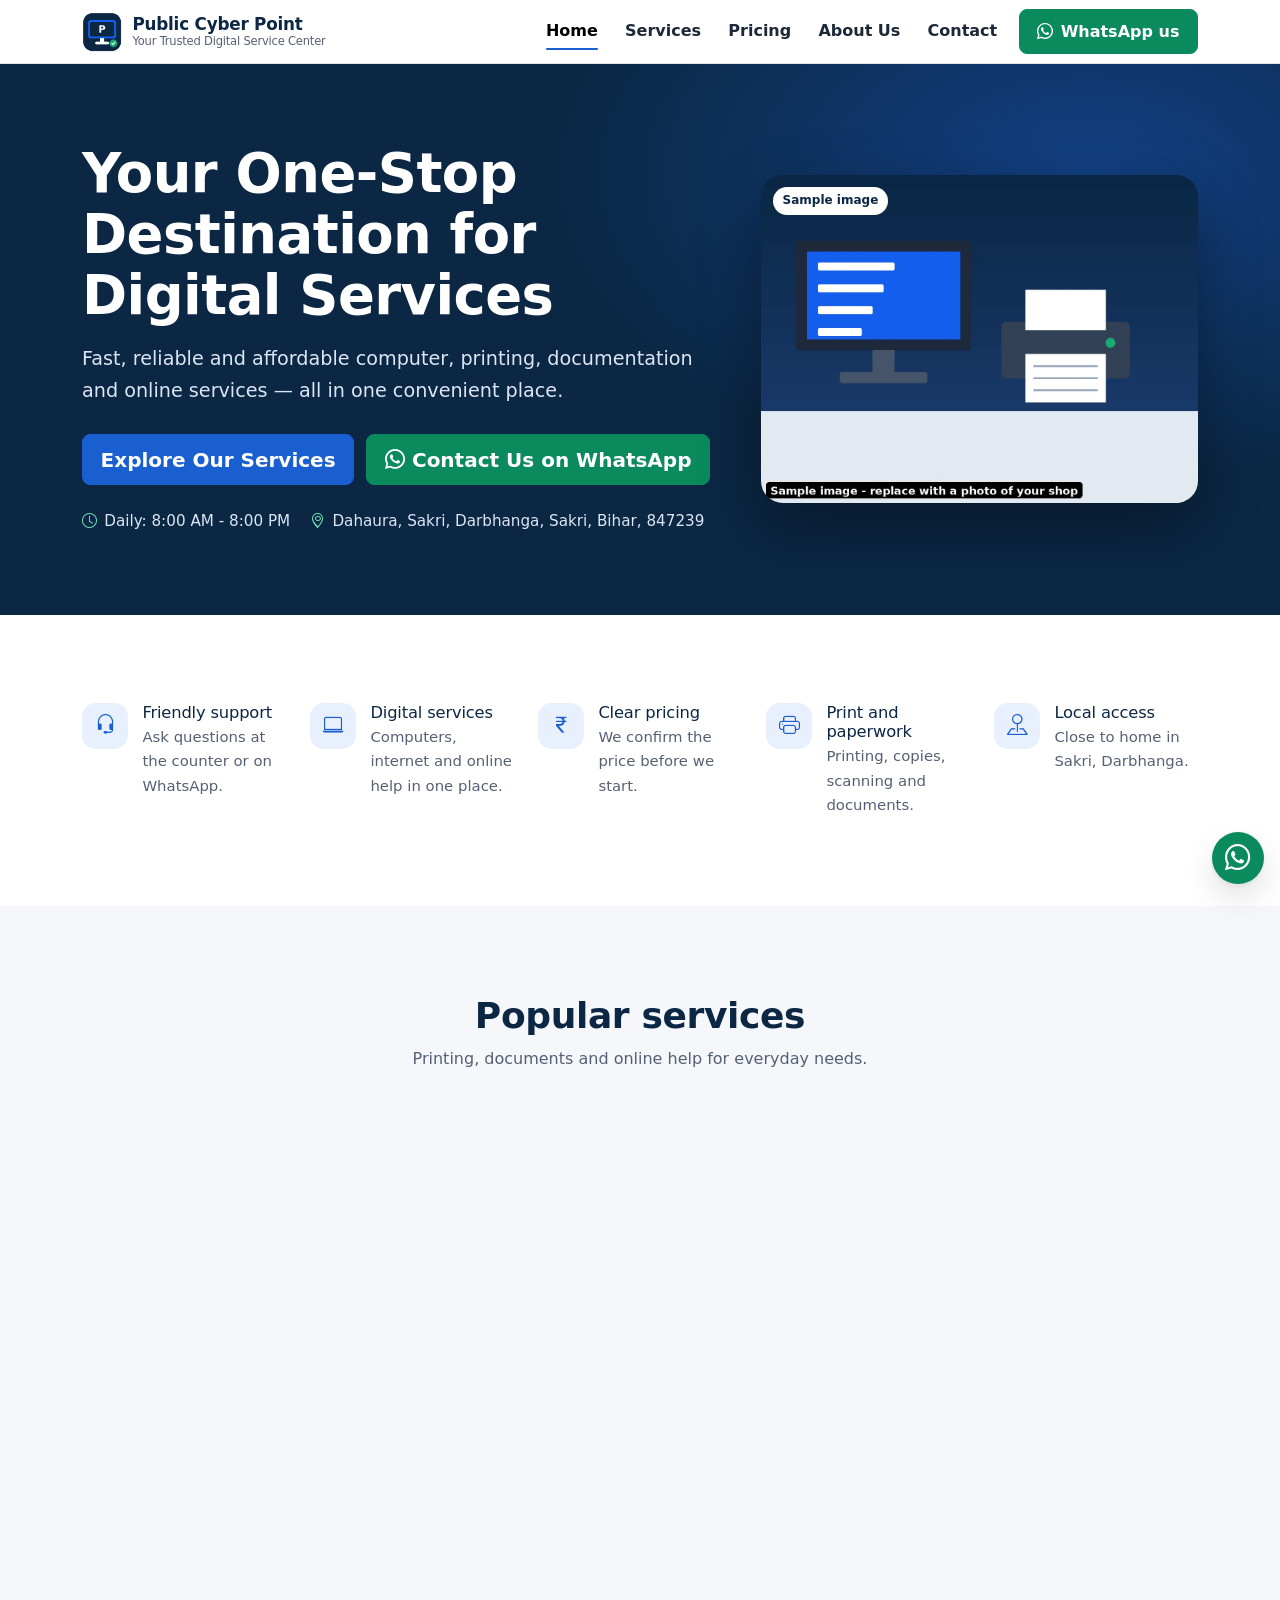
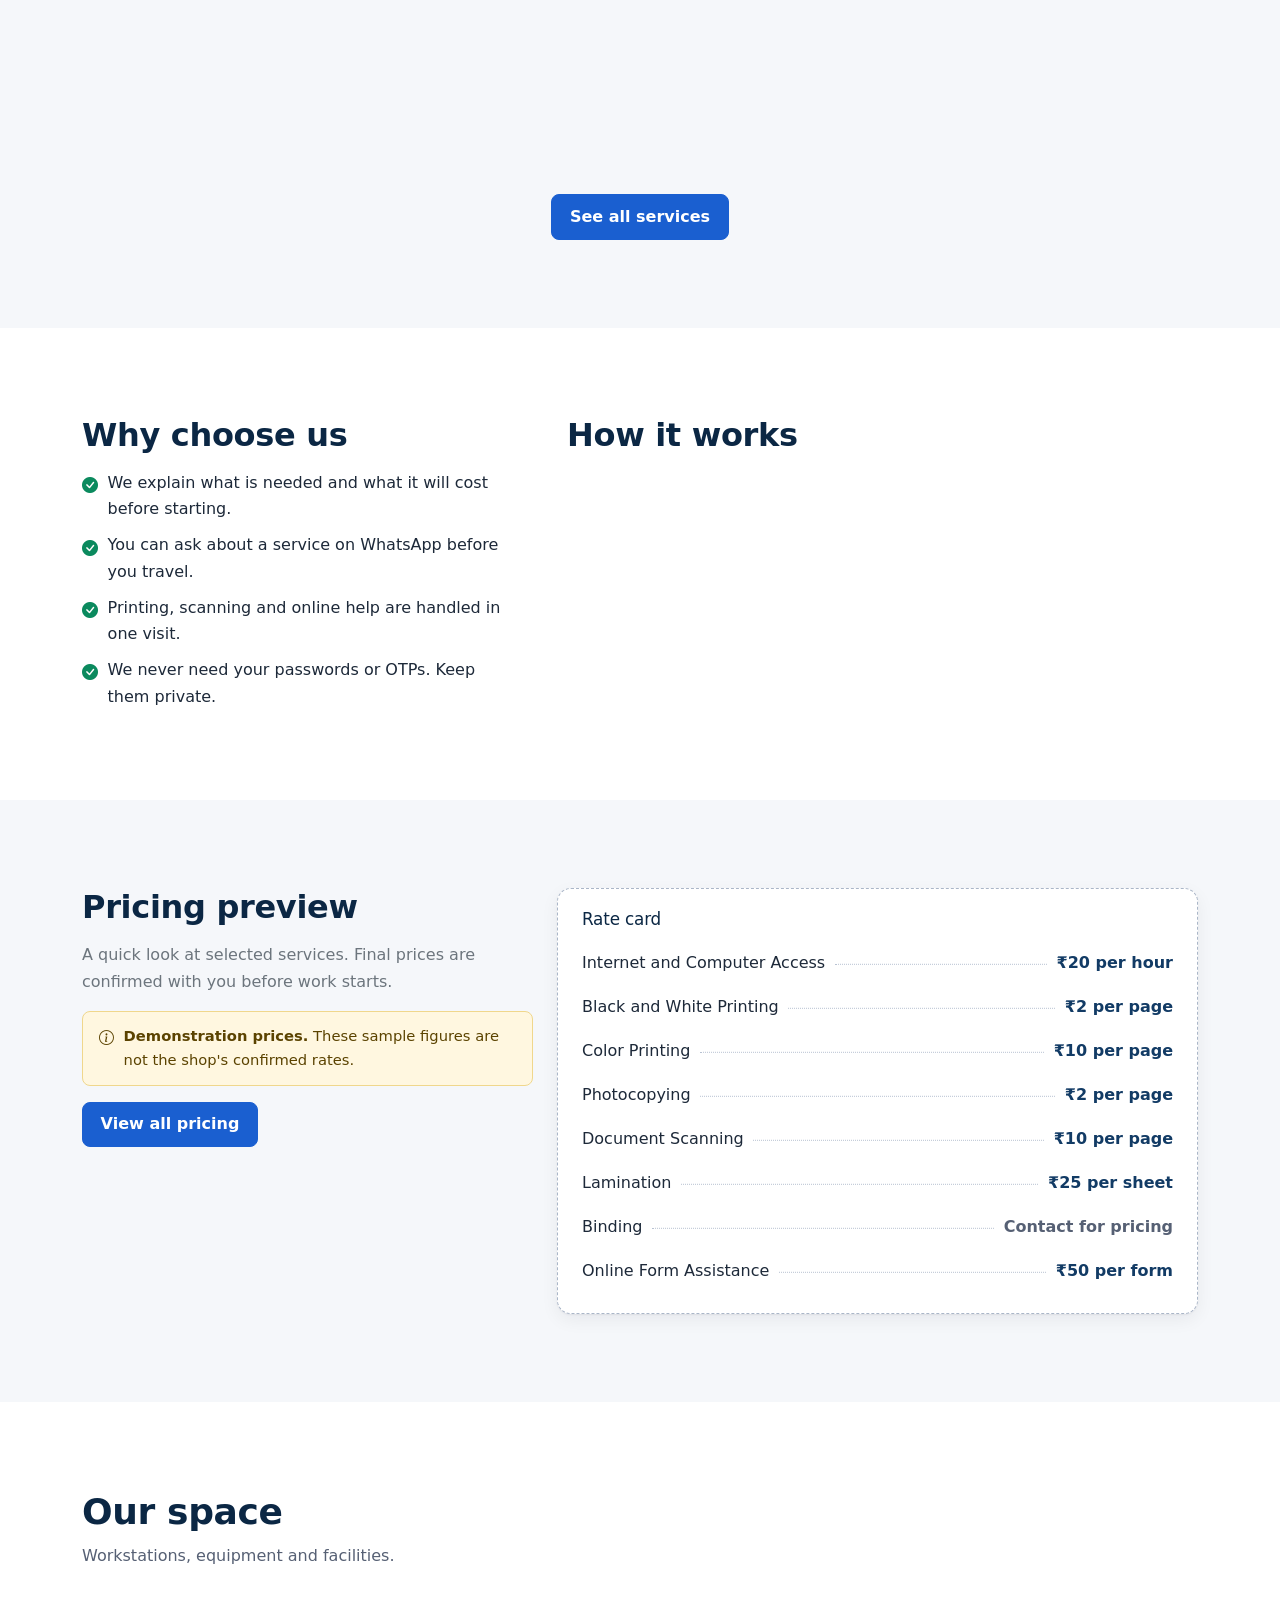
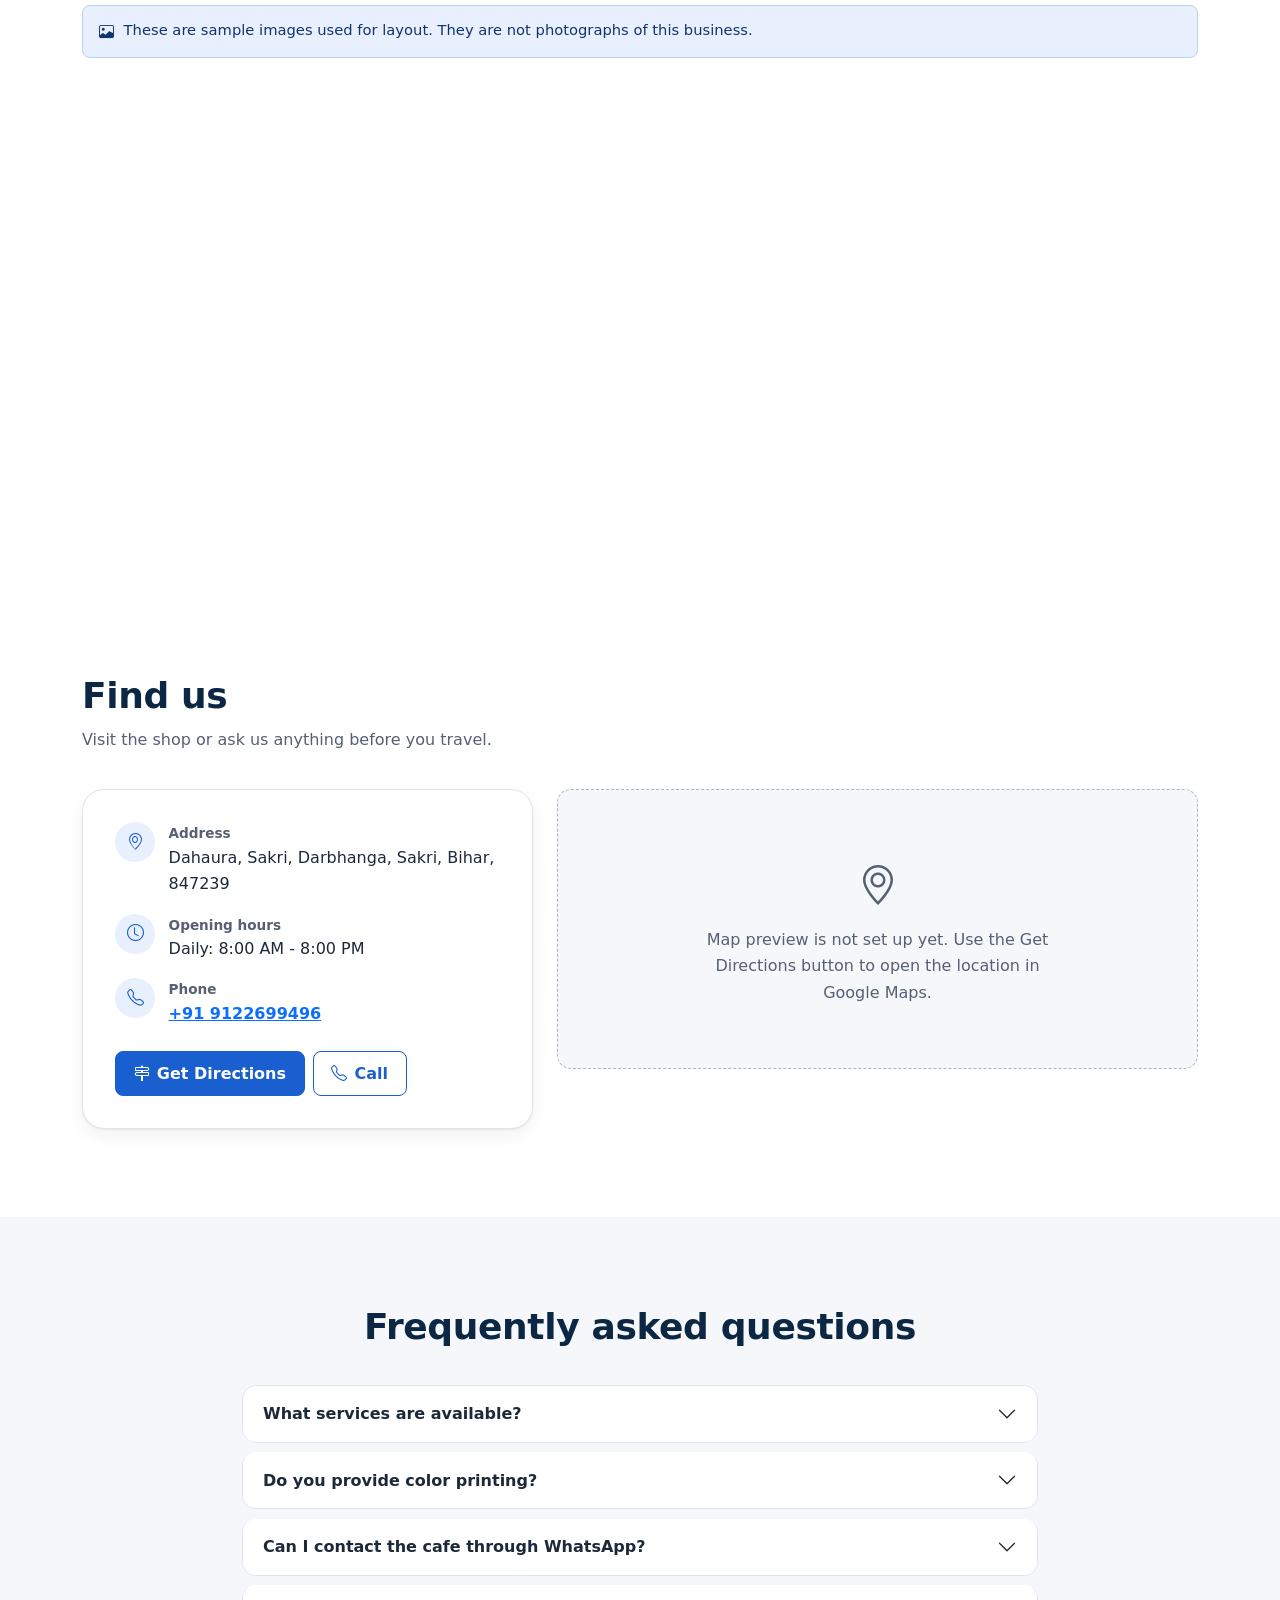
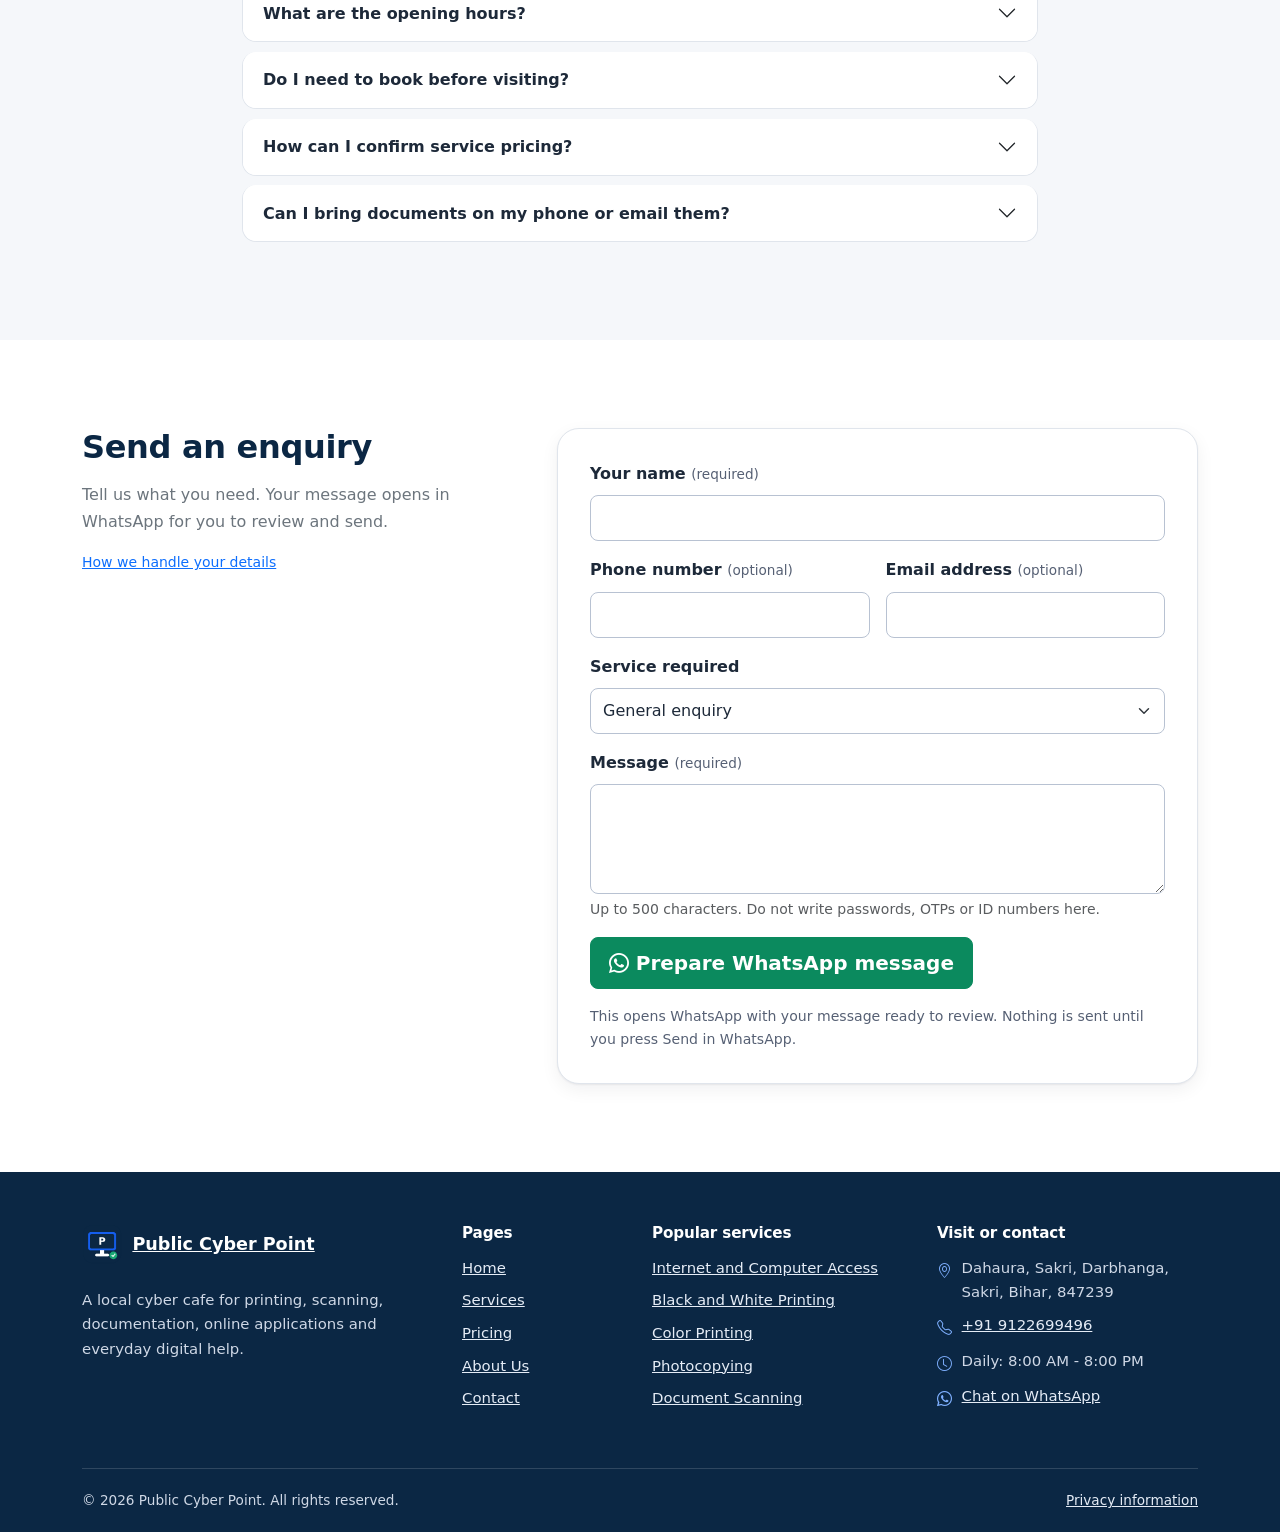
<file: index.html>
<!DOCTYPE html>
<html lang="en">
<head>
  <meta charset="UTF-8">
  <meta name="viewport" content="width=device-width, initial-scale=1">
  <meta http-equiv="Content-Security-Policy" content="default-src 'self'; script-src 'self' https://cdn.jsdelivr.net; style-src 'self' https://cdn.jsdelivr.net https://fonts.googleapis.com; font-src 'self' https://cdn.jsdelivr.net https://fonts.gstatic.com; img-src 'self' data:; connect-src 'self' https://formsubmit.co; frame-src https://www.google.com; object-src 'none'; base-uri 'self'; form-action 'self'">
  <meta name="theme-color" content="#0b2744">
  <title>Public Cyber Point | Printing, Scanning and Online Services in Sakri, Darbhanga</title>
  <meta name="description" content="Public Cyber Point is a local cyber cafe in Sakri, Darbhanga for printing, photocopying, scanning, documentation and online application help.">
  <meta property="og:type" content="website">
  <meta property="og:title" content="Public Cyber Point | Your Trusted Digital Service Center">
  <meta property="og:description" content="Printing, scanning, documentation and online application help in Sakri, Darbhanga.">
  <link rel="icon" type="image/png" href="assets/images/favicon.png">
  <link rel="preconnect" href="https://fonts.googleapis.com">
  <link rel="preconnect" href="https://fonts.gstatic.com" crossorigin>
  <link rel="stylesheet" href="https://fonts.googleapis.com/css2?family=Inter:wght@400;500;600&family=Plus+Jakarta+Sans:wght@600;700;800&display=swap">
  <link rel="stylesheet" href="https://cdn.jsdelivr.net/npm/bootstrap@5.3.3/dist/css/bootstrap.min.css" integrity="sha384-QWTKZyjpPEjISv5WaRU9OFeRpok6YctnYmDr5pNlyT2bRjXh0JMhjY6hW+ALEwIH" crossorigin="anonymous">
  <link rel="stylesheet" href="https://cdn.jsdelivr.net/npm/bootstrap-icons@1.11.3/font/bootstrap-icons.min.css" integrity="sha384-XGjxtQfXaH2tnPFa9x+ruJTuLE3Aa6LhHSWRr1XeTyhezb4abCG4ccI5AkVDxqC+" crossorigin="anonymous">
  <link rel="stylesheet" href="css/style.css">
  <link rel="stylesheet" href="css/responsive.css">
  <link rel="stylesheet" href="css/animations.css">
  <script src="https://cdn.jsdelivr.net/npm/bootstrap@5.3.3/dist/js/bootstrap.bundle.min.js" integrity="sha384-YvpcrYf0tY3lHB60NNkmXc5s9fDVZLESaAA55NDzOxhy9GkcIdslK1eN7N6jIeHz" crossorigin="anonymous" defer></script>
  <script src="js/config.js" defer></script>
  <script src="js/main.js" defer></script>
  <script src="js/home.js" defer></script>
  <script src="js/validation.js" defer></script>
  <script src="js/contact.js" defer></script>
</head>
<body data-page="home">
  <a class="skip-link" href="#main">Skip to main content</a>
  <div id="site-header"><noscript><p class="p-3 mb-0">Navigation needs JavaScript. Go to <a href="services.html">Services</a>, <a href="pricing.html">Pricing</a>, <a href="about.html">About</a> or <a href="contact.html">Contact</a>.</p></noscript></div>

  <main id="main" tabindex="-1">
    <!-- Hero -->
    <section class="hero" aria-labelledby="hero-title">
      <div class="container hero-inner">
        <div class="row align-items-center g-4 g-lg-5">
          <div class="col-md-7 hero-copy">
            <h1 id="hero-title">Your One-Stop Destination for Digital Services</h1>
            <p class="hero-lead">Fast, reliable and affordable computer, printing, documentation and online services &mdash; all in one convenient place.</p>
            <div class="hero-actions">
              <a class="btn btn-primary btn-lg" href="services.html">Explore Our Services</a>
              <a class="btn btn-whatsapp btn-lg" data-whatsapp href="contact.html"><i class="bi bi-whatsapp" aria-hidden="true"></i> Contact Us on WhatsApp</a>
            </div>
            <ul class="hero-meta">
              <li data-row><i class="bi bi-clock" aria-hidden="true"></i><span data-bind="hours"></span></li>
              <li data-row><i class="bi bi-geo-alt" aria-hidden="true"></i><span data-bind="address"></span></li>
            </ul>
          </div>
          <div class="col-md-5">
            <figure class="hero-figure">
              <img id="heroImg" src="assets/images/hero.webp" width="1200" height="900" fetchpriority="high" alt="Sample image: a computer workstation and printer. Replace with a photo of your shop.">
              <span class="sample-badge" id="heroSample">Sample image</span>
            </figure>
          </div>
        </div>
      </div>
    </section>

    <!-- Benefits -->
    <section class="section" aria-labelledby="benefits-title">
      <div class="container">
        <h2 id="benefits-title" class="visually-hidden">Why visit us</h2>
        <div class="row g-4">
          <div class="col-sm-6 col-lg"><div class="benefit"><span class="benefit-icon"><i class="bi bi-headset" aria-hidden="true"></i></span><div><h3>Friendly support</h3><p>Ask questions at the counter or on WhatsApp.</p></div></div></div>
          <div class="col-sm-6 col-lg"><div class="benefit"><span class="benefit-icon"><i class="bi bi-laptop" aria-hidden="true"></i></span><div><h3>Digital services</h3><p>Computers, internet and online help in one place.</p></div></div></div>
          <div class="col-sm-6 col-lg"><div class="benefit"><span class="benefit-icon"><i class="bi bi-currency-rupee" aria-hidden="true"></i></span><div><h3>Clear pricing</h3><p>We confirm the price before we start.</p></div></div></div>
          <div class="col-sm-6 col-lg"><div class="benefit"><span class="benefit-icon"><i class="bi bi-printer" aria-hidden="true"></i></span><div><h3>Print and paperwork</h3><p>Printing, copies, scanning and documents.</p></div></div></div>
          <div class="col-sm-6 col-lg"><div class="benefit"><span class="benefit-icon"><i class="bi bi-pin-map" aria-hidden="true"></i></span><div><h3>Local access</h3><p>Close to home in Sakri, Darbhanga.</p></div></div></div>
        </div>
      </div>
    </section>

    <!-- Popular services -->
    <section class="section section-alt" id="services" aria-labelledby="services-title">
      <div class="container">
        <div class="section-head center">
          <h2 id="services-title">Popular services</h2>
          <p>Printing, documents and online help for everyday needs.</p>
        </div>
        <div class="service-grid" id="featuredServices"></div>
        <div class="text-center mt-4"><a class="btn btn-primary" href="services.html">See all services</a></div>
      </div>
    </section>

    <!-- Why choose us + how it works -->
    <section class="section" aria-labelledby="why-title">
      <div class="container">
        <div class="row g-5">
          <div class="col-lg-5">
            <h2 id="why-title" class="mb-3">Why choose us</h2>
            <ul class="check-list">
              <li><i class="bi bi-check-circle-fill" aria-hidden="true"></i><span>We explain what is needed and what it will cost before starting.</span></li>
              <li><i class="bi bi-check-circle-fill" aria-hidden="true"></i><span>You can ask about a service on WhatsApp before you travel.</span></li>
              <li><i class="bi bi-check-circle-fill" aria-hidden="true"></i><span>Printing, scanning and online help are handled in one visit.</span></li>
              <li><i class="bi bi-check-circle-fill" aria-hidden="true"></i><span>We never need your passwords or OTPs. Keep them private.</span></li>
            </ul>
          </div>
          <div class="col-lg-7">
            <h2 class="mb-3" id="how-title">How it works</h2>
            <ol class="steps" aria-labelledby="how-title">
              <li class="reveal"><h3>Choose a service</h3><p>Browse what we offer.</p></li>
              <li class="reveal"><h3>Contact or visit</h3><p>Message, call or come to the shop.</p></li>
              <li class="reveal"><h3>Confirm price</h3><p>We confirm availability and cost.</p></li>
              <li class="reveal"><h3>Get help</h3><p>We assist you with the work.</p></li>
            </ol>
          </div>
        </div>
      </div>
    </section>

    <!-- Pricing preview -->
    <section class="section section-alt" aria-labelledby="pricing-title" id="pricePreviewWrap">
      <div class="container">
        <div class="row g-4 align-items-start">
          <div class="col-lg-5">
            <h2 id="pricing-title" class="mb-3">Pricing preview</h2>
            <p class="text-secondary">A quick look at selected services. Final prices are confirmed with you before work starts.</p>
            <div class="notice mb-3" id="priceDemoNote"><i class="bi bi-info-circle" aria-hidden="true"></i><span><strong>Demonstration prices.</strong> These sample figures are not the shop's confirmed rates.</span></div>
            <a class="btn btn-primary" href="pricing.html">View all pricing</a>
          </div>
          <div class="col-lg-7">
            <div class="rate-card"><h3>Rate card</h3><ul class="rate-list" id="pricePreview"></ul></div>
          </div>
        </div>
      </div>
    </section>

    <!-- Gallery -->
    <section class="section" id="gallerySection" aria-labelledby="gallery-title">
      <div class="container">
        <div class="section-head">
          <h2 id="gallery-title">Our space</h2>
          <p>Workstations, equipment and facilities.</p>
        </div>
        <div class="notice notice-info mb-4" id="galleryNote"><i class="bi bi-image" aria-hidden="true"></i><span>These are sample images used for layout. They are not photographs of this business.</span></div>
        <div class="gallery-grid" id="galleryGrid"></div>
      </div>
    </section>
    <div class="modal fade" id="galleryModal" tabindex="-1" aria-labelledby="galleryModalCaption" aria-hidden="true">
      <div class="modal-dialog modal-dialog-centered modal-lg"><div class="modal-content">
        <div class="modal-header"><h2 class="modal-title h6" id="galleryModalCaption">Gallery image</h2><button type="button" class="btn-close" data-bs-dismiss="modal" aria-label="Close"></button></div>
        <div class="modal-body"><img id="galleryModalImg" src="assets/images/gallery/workstations.webp" alt="" width="800" height="600"></div>
      </div></div>
    </div>

    <!-- Testimonials: hidden unless real testimonials are added in config.js -->
    <section class="section section-alt" id="testimonialsSection" aria-labelledby="testimonials-title" hidden>
      <div class="container">
        <div class="section-head"><h2 id="testimonials-title">What customers say</h2></div>
        <div class="row g-4" id="testimonialGrid"></div>
      </div>
    </section>

    <!-- Location -->
    <section class="section" id="location" aria-labelledby="location-title">
      <div class="container">
        <div class="section-head"><h2 id="location-title">Find us</h2><p>Visit the shop or ask us anything before you travel.</p></div>
        <div class="row g-4">
          <div class="col-lg-5">
            <div class="card-panel h-100">
              <ul class="info-list">
                <li data-row><i class="bi bi-geo-alt" aria-hidden="true"></i><div><strong>Address</strong><span data-bind="address"></span></div></li>
                <li data-row><i class="bi bi-clock" aria-hidden="true"></i><div><strong>Opening hours</strong><span data-bind="hours"></span></div></li>
                <li data-row><i class="bi bi-telephone" aria-hidden="true"></i><div><strong>Phone</strong><a data-link="call" href="contact.html"><span data-bind="phone"></span></a></div></li>
              </ul>
              <div class="d-flex flex-wrap gap-2 mt-4">
                <a class="btn btn-primary" data-link="directions" href="contact.html"><i class="bi bi-signpost-2" aria-hidden="true"></i> Get Directions</a>
                <a class="btn btn-outline-primary" data-link="call" href="contact.html"><i class="bi bi-telephone" aria-hidden="true"></i> Call</a>
              </div>
            </div>
          </div>
          <div class="col-lg-7"><div id="mapMount"></div></div>
        </div>
      </div>
    </section>

    <!-- FAQ -->
    <section class="section section-alt" id="faqSection" aria-labelledby="faq-title">
      <div class="container container-narrow">
        <div class="section-head center"><h2 id="faq-title">Frequently asked questions</h2></div>
        <div class="accordion" id="faqAccordion"></div>
      </div>
    </section>

    <!-- Contact -->
    <section class="section" id="contact" aria-labelledby="contact-title">
      <div class="container">
        <div class="row g-4">
          <div class="col-lg-5">
            <h2 id="contact-title" class="mb-3">Send an enquiry</h2>
            <p class="text-secondary">Tell us what you need. Your message opens in WhatsApp for you to review and send.</p>
            <p class="small text-secondary"><a href="contact.html#privacy">How we handle your details</a></p>
          </div>
          <div class="col-lg-7"><div class="card-panel" data-contact-form-mount></div></div>
        </div>
      </div>
    </section>
  </main>

  <div id="site-footer"></div>
</body>
</html>
</file>
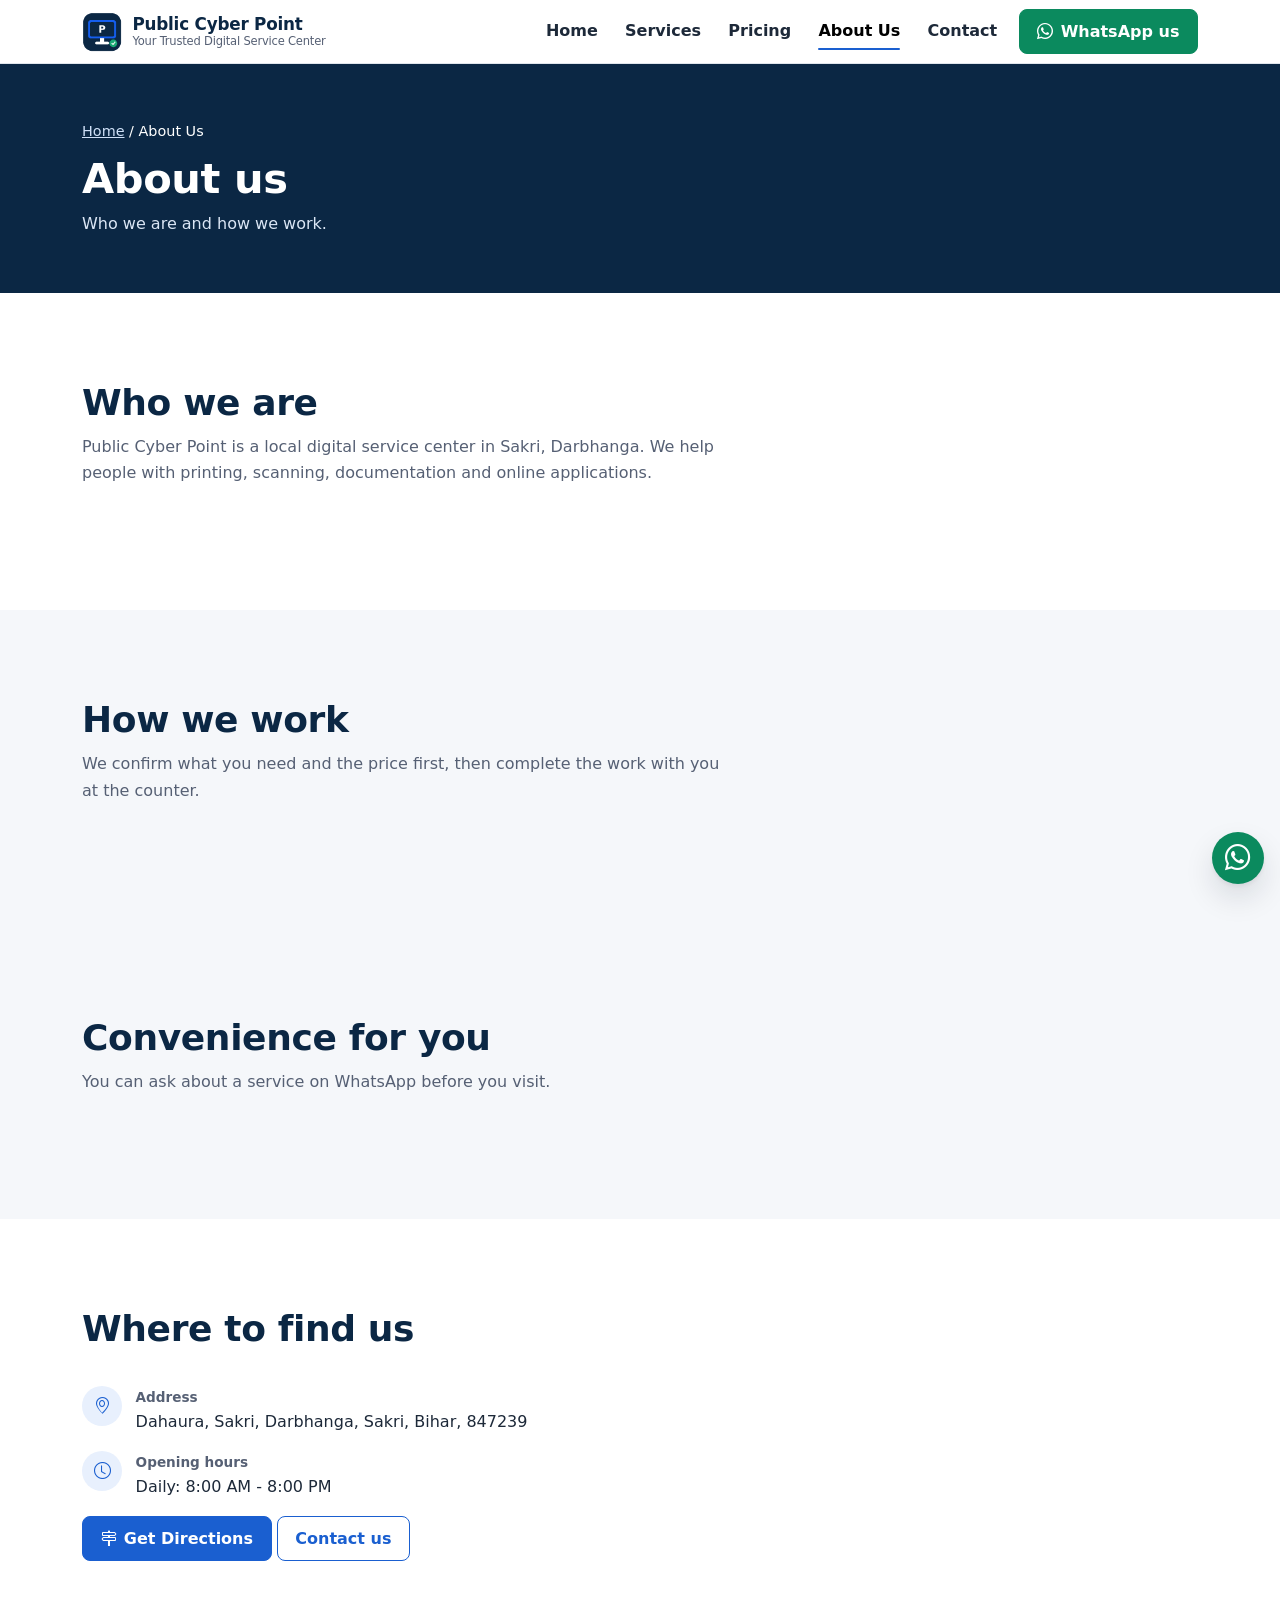
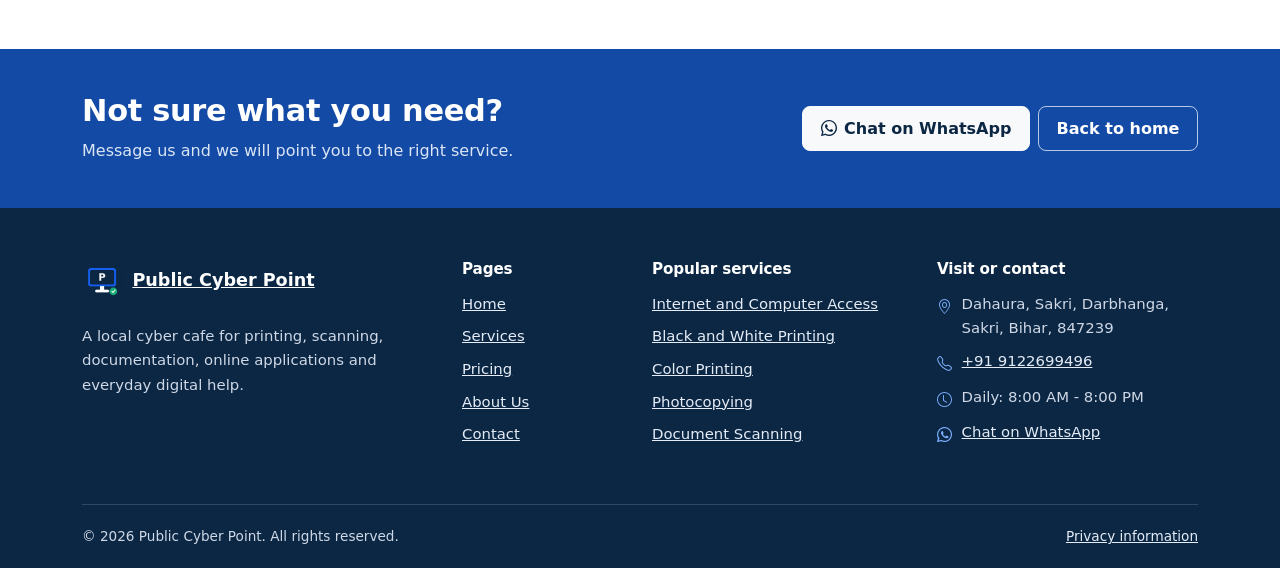
<file: about.html>
<!DOCTYPE html>
<html lang="en">
<head>
  <meta charset="UTF-8">
  <meta name="viewport" content="width=device-width, initial-scale=1">
  <meta http-equiv="Content-Security-Policy" content="default-src 'self'; script-src 'self' https://cdn.jsdelivr.net; style-src 'self' https://cdn.jsdelivr.net https://fonts.googleapis.com; font-src 'self' https://cdn.jsdelivr.net https://fonts.gstatic.com; img-src 'self' data:; connect-src 'self' https://formsubmit.co; frame-src https://www.google.com; object-src 'none'; base-uri 'self'; form-action 'self'">
  <meta name="theme-color" content="#0b2744">
  <title>About Us | Public Cyber Point, Sakri, Darbhanga</title>
  <meta name="description" content="Learn about Public Cyber Point, a local digital service center for printing, documentation and online help in Sakri, Darbhanga.">
  <meta property="og:type" content="website">
  <meta property="og:title" content="About Us | Public Cyber Point, Sakri, Darbhanga">
  <meta property="og:description" content="Learn about Public Cyber Point, a local digital service center for printing, documentation and online help in Sakri, Darbhanga.">
  <link rel="icon" type="image/png" href="assets/images/favicon.png">
  <link rel="preconnect" href="https://fonts.googleapis.com">
  <link rel="preconnect" href="https://fonts.gstatic.com" crossorigin>
  <link rel="stylesheet" href="https://fonts.googleapis.com/css2?family=Inter:wght@400;500;600&family=Plus+Jakarta+Sans:wght@600;700;800&display=swap">
  <link rel="stylesheet" href="https://cdn.jsdelivr.net/npm/bootstrap@5.3.3/dist/css/bootstrap.min.css" integrity="sha384-QWTKZyjpPEjISv5WaRU9OFeRpok6YctnYmDr5pNlyT2bRjXh0JMhjY6hW+ALEwIH" crossorigin="anonymous">
  <link rel="stylesheet" href="https://cdn.jsdelivr.net/npm/bootstrap-icons@1.11.3/font/bootstrap-icons.min.css" integrity="sha384-XGjxtQfXaH2tnPFa9x+ruJTuLE3Aa6LhHSWRr1XeTyhezb4abCG4ccI5AkVDxqC+" crossorigin="anonymous">
  <link rel="stylesheet" href="css/style.css">
  <link rel="stylesheet" href="css/responsive.css">
  <link rel="stylesheet" href="css/animations.css">
  <script src="https://cdn.jsdelivr.net/npm/bootstrap@5.3.3/dist/js/bootstrap.bundle.min.js" integrity="sha384-YvpcrYf0tY3lHB60NNkmXc5s9fDVZLESaAA55NDzOxhy9GkcIdslK1eN7N6jIeHz" crossorigin="anonymous" defer></script>
  <script src="js/config.js" defer></script>
  <script src="js/main.js" defer></script>
  <script src="js/about.js" defer></script>
</head>
<body>
  <a class="skip-link" href="#main">Skip to main content</a>
  <div id="site-header"><noscript><p class="p-3 mb-0">Navigation needs JavaScript. Go to <a href="index.html">Home</a>, <a href="services.html">Services</a>, <a href="pricing.html">Pricing</a>, <a href="about.html">About</a> or <a href="contact.html">Contact</a>.</p></noscript></div>
  <main id="main" tabindex="-1">
    <section class="page-hero">
      <div class="container">
        <nav class="breadcrumb-nav" aria-label="Breadcrumb"><a href="index.html">Home</a> / <span>About Us</span></nav>
        <h1>About us</h1>
        <p>Who we are and how we work.</p>
      </div>
    </section>
    <section class="section" id="aboutIntro"><div class="container"><div class="section-head"><h2>Who we are</h2><p data-text></p></div></div></section>
    <section class="section section-alt" id="aboutMission"><div class="container"><div class="section-head"><h2>Our mission</h2><p data-text></p></div></div></section>
    <section class="section" id="aboutValues"><div class="container"><div class="section-head"><h2>Our values</h2></div><div class="row g-4" id="valuesGrid"></div></div></section>
    <section class="section section-alt" id="aboutApproach"><div class="container"><div class="section-head"><h2>How we work</h2><p data-text></p></div></div></section>
    <section class="section" id="aboutFacilities"><div class="container"><div class="section-head"><h2>Facilities</h2></div><ul class="check-list" id="facilityList"></ul></div></section>
    <section class="section section-alt" id="aboutConvenience"><div class="container"><div class="section-head"><h2>Convenience for you</h2><p data-text></p></div></div></section>
    <section class="section"><div class="container"><div class="section-head"><h2>Where to find us</h2></div>
      <ul class="info-list mb-3"><li data-row><i class="bi bi-geo-alt" aria-hidden="true"></i><div><strong>Address</strong><span data-bind="address"></span></div></li><li data-row><i class="bi bi-clock" aria-hidden="true"></i><div><strong>Opening hours</strong><span data-bind="hours"></span></div></li></ul>
      <a class="btn btn-primary" data-link="directions" href="contact.html"><i class="bi bi-signpost-2" aria-hidden="true"></i> Get Directions</a> <a class="btn btn-outline-primary" href="contact.html">Contact us</a>
    </div></section>
    <section class="cta-band"><div class="container d-flex flex-wrap justify-content-between align-items-center gap-3">
      <div><h2>Not sure what you need?</h2><p>Message us and we will point you to the right service.</p></div>
      <div class="d-flex flex-wrap gap-2"><a class="btn btn-light" data-whatsapp href="contact.html"><i class="bi bi-whatsapp" aria-hidden="true"></i> Chat on WhatsApp</a><a class="btn btn-ghost-light" href="index.html">Back to home</a></div>
    </div></section>
  </main>

  <div id="site-footer"></div>
</body>
</html>
</file>
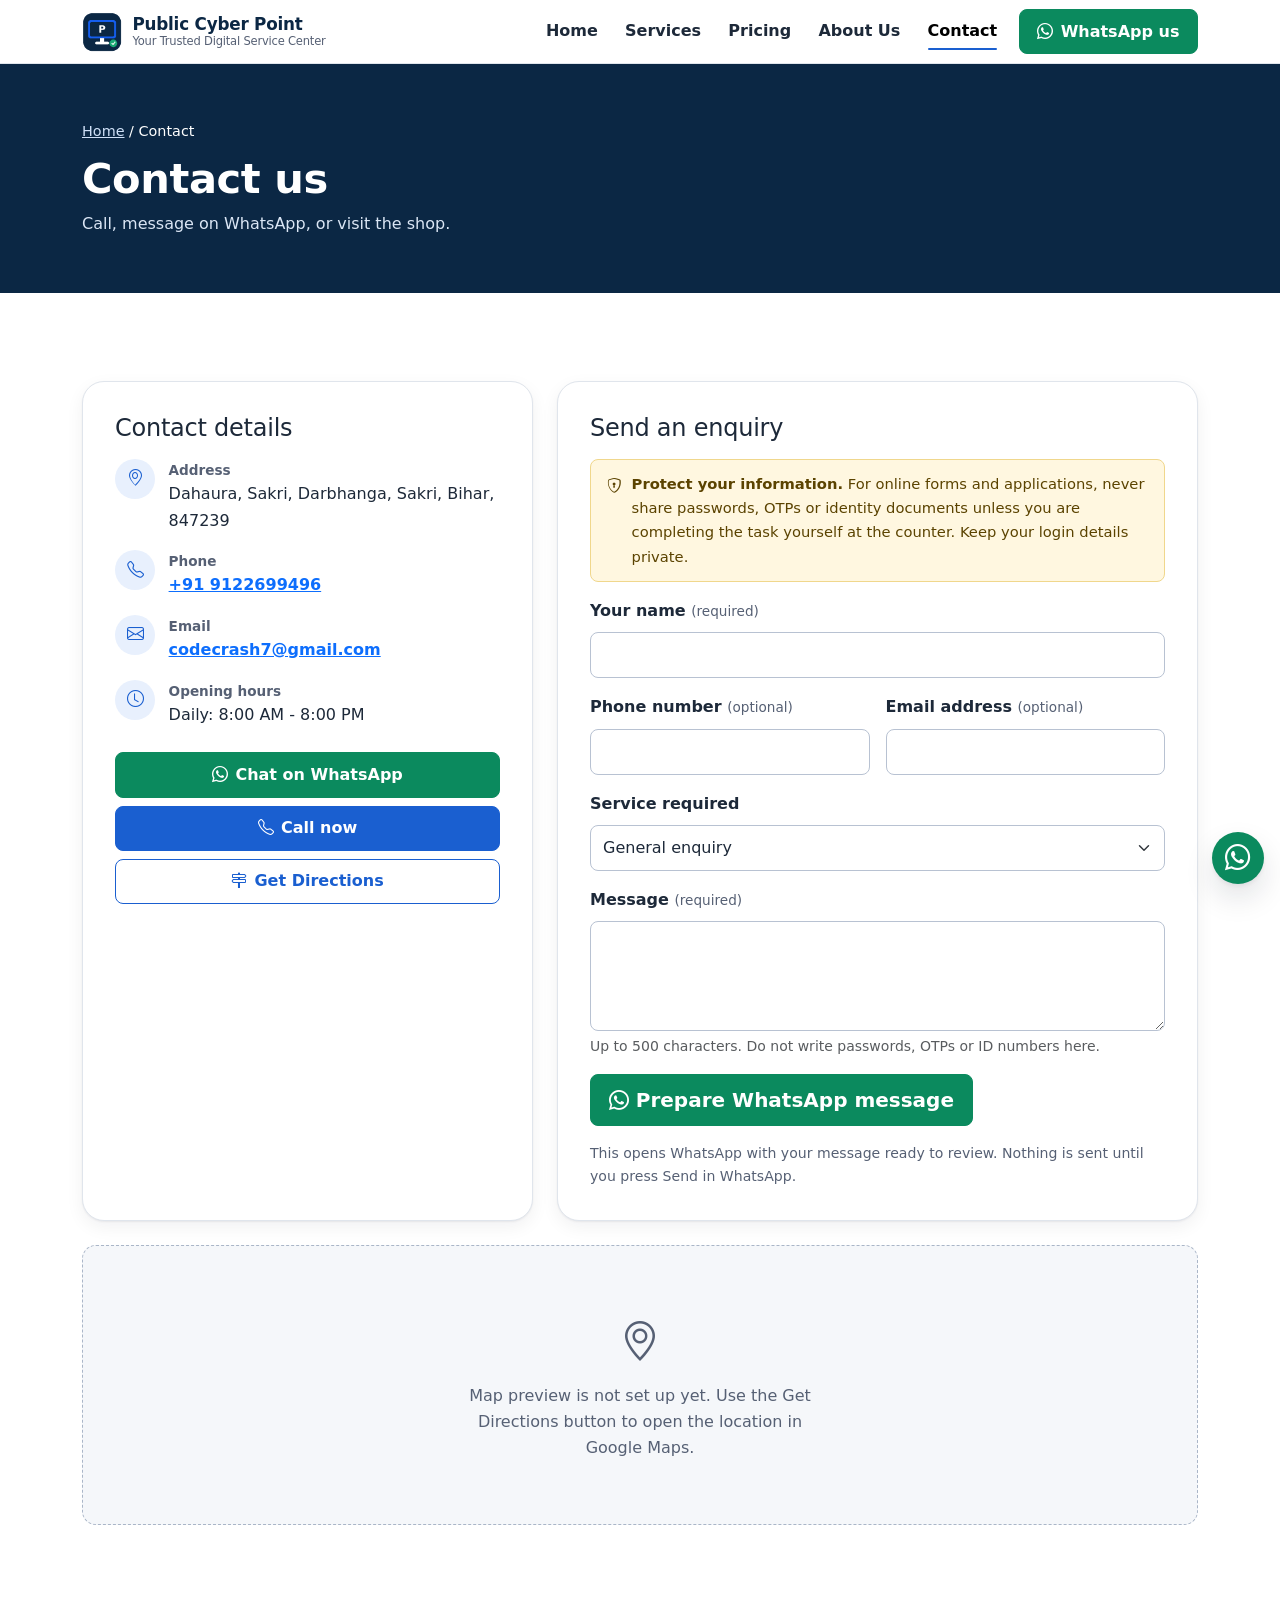
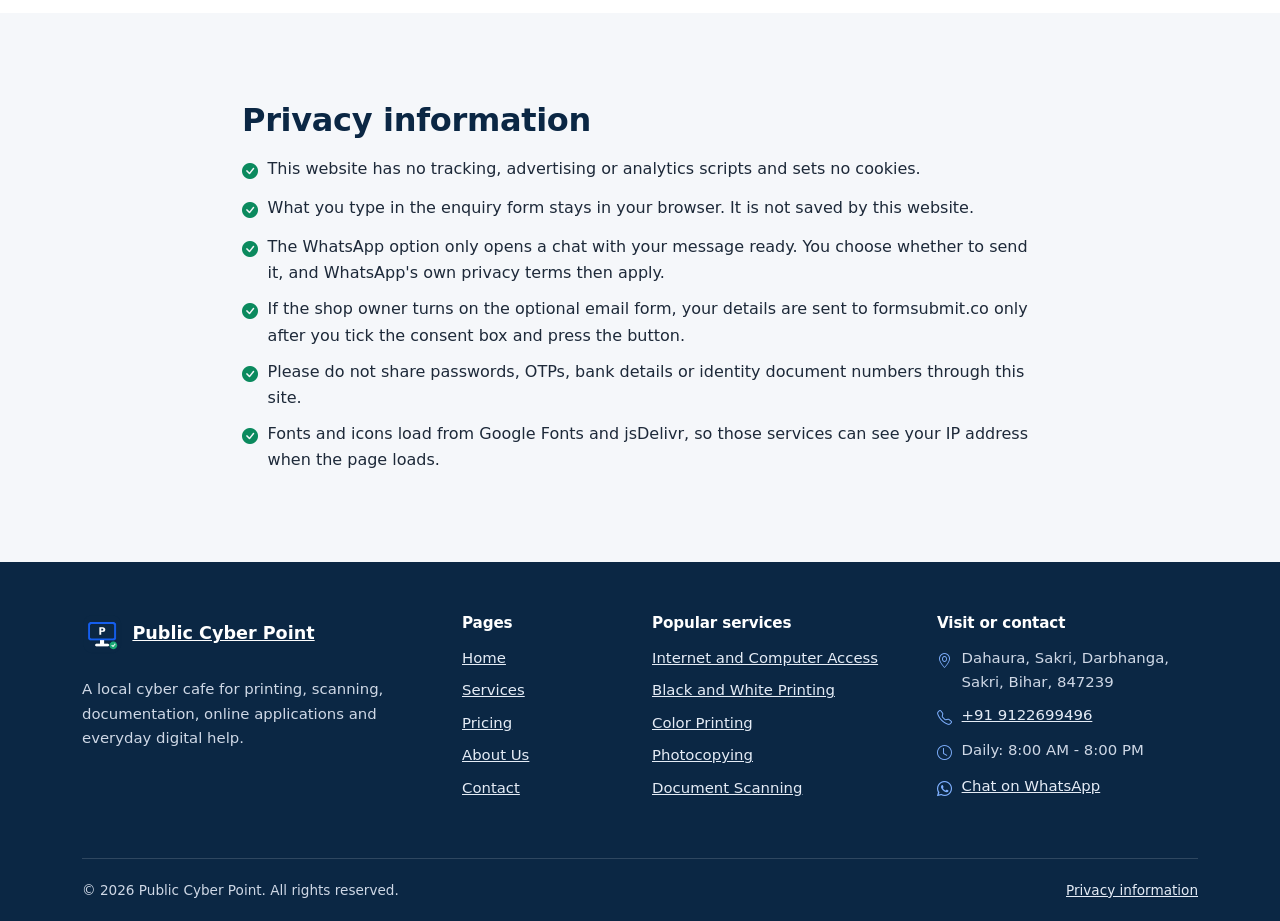
<file: contact.html>
<!DOCTYPE html>
<html lang="en">
<head>
  <meta charset="UTF-8">
  <meta name="viewport" content="width=device-width, initial-scale=1">
  <meta http-equiv="Content-Security-Policy" content="default-src 'self'; script-src 'self' https://cdn.jsdelivr.net; style-src 'self' https://cdn.jsdelivr.net https://fonts.googleapis.com; font-src 'self' https://cdn.jsdelivr.net https://fonts.gstatic.com; img-src 'self' data:; connect-src 'self' https://formsubmit.co; frame-src https://www.google.com; object-src 'none'; base-uri 'self'; form-action 'self'">
  <meta name="theme-color" content="#0b2744">
  <title>Contact | Public Cyber Point, Sakri, Darbhanga</title>
  <meta name="description" content="Call, message on WhatsApp or visit Public Cyber Point in Sakri, Darbhanga. Find opening hours, directions and an enquiry form.">
  <meta property="og:type" content="website">
  <meta property="og:title" content="Contact | Public Cyber Point, Sakri, Darbhanga">
  <meta property="og:description" content="Call, message on WhatsApp or visit Public Cyber Point in Sakri, Darbhanga. Find opening hours, directions and an enquiry form.">
  <link rel="icon" type="image/png" href="assets/images/favicon.png">
  <link rel="preconnect" href="https://fonts.googleapis.com">
  <link rel="preconnect" href="https://fonts.gstatic.com" crossorigin>
  <link rel="stylesheet" href="https://fonts.googleapis.com/css2?family=Inter:wght@400;500;600&family=Plus+Jakarta+Sans:wght@600;700;800&display=swap">
  <link rel="stylesheet" href="https://cdn.jsdelivr.net/npm/bootstrap@5.3.3/dist/css/bootstrap.min.css" integrity="sha384-QWTKZyjpPEjISv5WaRU9OFeRpok6YctnYmDr5pNlyT2bRjXh0JMhjY6hW+ALEwIH" crossorigin="anonymous">
  <link rel="stylesheet" href="https://cdn.jsdelivr.net/npm/bootstrap-icons@1.11.3/font/bootstrap-icons.min.css" integrity="sha384-XGjxtQfXaH2tnPFa9x+ruJTuLE3Aa6LhHSWRr1XeTyhezb4abCG4ccI5AkVDxqC+" crossorigin="anonymous">
  <link rel="stylesheet" href="css/style.css">
  <link rel="stylesheet" href="css/responsive.css">
  <link rel="stylesheet" href="css/animations.css">
  <script src="https://cdn.jsdelivr.net/npm/bootstrap@5.3.3/dist/js/bootstrap.bundle.min.js" integrity="sha384-YvpcrYf0tY3lHB60NNkmXc5s9fDVZLESaAA55NDzOxhy9GkcIdslK1eN7N6jIeHz" crossorigin="anonymous" defer></script>
  <script src="js/config.js" defer></script>
  <script src="js/main.js" defer></script>
  <script src="js/home.js" defer></script>
  <script src="js/validation.js" defer></script>
  <script src="js/contact.js" defer></script>
</head>
<body>
  <a class="skip-link" href="#main">Skip to main content</a>
  <div id="site-header"><noscript><p class="p-3 mb-0">Navigation needs JavaScript. Go to <a href="index.html">Home</a>, <a href="services.html">Services</a>, <a href="pricing.html">Pricing</a>, <a href="about.html">About</a> or <a href="contact.html">Contact</a>.</p></noscript></div>
  <main id="main" tabindex="-1">
    <section class="page-hero">
      <div class="container">
        <nav class="breadcrumb-nav" aria-label="Breadcrumb"><a href="index.html">Home</a> / <span>Contact</span></nav>
        <h1>Contact us</h1>
        <p>Call, message on WhatsApp, or visit the shop.</p>
      </div>
    </section>
    <section class="section">
      <div class="container">
        <div class="row g-4">
          <div class="col-lg-5">
            <div class="card-panel h-100">
              <h2 class="h4 mb-3">Contact details</h2>
              <ul class="info-list">
                <li data-row><i class="bi bi-geo-alt" aria-hidden="true"></i><div><strong>Address</strong><span data-bind="address"></span></div></li>
                <li data-row><i class="bi bi-telephone" aria-hidden="true"></i><div><strong>Phone</strong><a data-link="call" href="contact.html"><span data-bind="phone"></span></a></div></li>
                <li data-row><i class="bi bi-envelope" aria-hidden="true"></i><div><strong>Email</strong><a data-link="email" href="contact.html"><span data-bind="email"></span></a></div></li>
                <li data-row><i class="bi bi-clock" aria-hidden="true"></i><div><strong>Opening hours</strong><span data-bind="hours"></span></div></li>
              </ul>
              <div class="d-grid gap-2 mt-4">
                <a class="btn btn-whatsapp" data-whatsapp href="contact.html"><i class="bi bi-whatsapp" aria-hidden="true"></i> Chat on WhatsApp</a>
                <a class="btn btn-primary" data-link="call" href="contact.html"><i class="bi bi-telephone" aria-hidden="true"></i> Call now</a>
                <a class="btn btn-outline-primary" data-link="directions" href="contact.html"><i class="bi bi-signpost-2" aria-hidden="true"></i> Get Directions</a>
              </div>
            </div>
          </div>
          <div class="col-lg-7">
            <div class="card-panel">
              <h2 class="h4 mb-3">Send an enquiry</h2>
              <div class="notice mb-3"><i class="bi bi-shield-lock" aria-hidden="true"></i><span><strong>Protect your information.</strong> For online forms and applications, never share passwords, OTPs or identity documents unless you are completing the task yourself at the counter. Keep your login details private.</span></div>
              <div data-contact-form-mount></div>
            </div>
          </div>
        </div>
        <div class="mt-4" id="mapMount"></div>
      </div>
    </section>
    <section class="section section-alt" id="privacy" aria-labelledby="privacy-title">
      <div class="container container-narrow">
        <h2 id="privacy-title" class="mb-3">Privacy information</h2>
        <ul class="check-list">
          <li><i class="bi bi-check-circle-fill" aria-hidden="true"></i><span>This website has no tracking, advertising or analytics scripts and sets no cookies.</span></li>
          <li><i class="bi bi-check-circle-fill" aria-hidden="true"></i><span>What you type in the enquiry form stays in your browser. It is not saved by this website.</span></li>
          <li><i class="bi bi-check-circle-fill" aria-hidden="true"></i><span>The WhatsApp option only opens a chat with your message ready. You choose whether to send it, and WhatsApp's own privacy terms then apply.</span></li>
          <li><i class="bi bi-check-circle-fill" aria-hidden="true"></i><span>If the shop owner turns on the optional email form, your details are sent to formsubmit.co only after you tick the consent box and press the button.</span></li>
          <li><i class="bi bi-check-circle-fill" aria-hidden="true"></i><span>Please do not share passwords, OTPs, bank details or identity document numbers through this site.</span></li>
          <li><i class="bi bi-check-circle-fill" aria-hidden="true"></i><span>Fonts and icons load from Google Fonts and jsDelivr, so those services can see your IP address when the page loads.</span></li>
        </ul>
      </div>
    </section>
  </main>

  <div id="site-footer"></div>
</body>
</html>
</file>
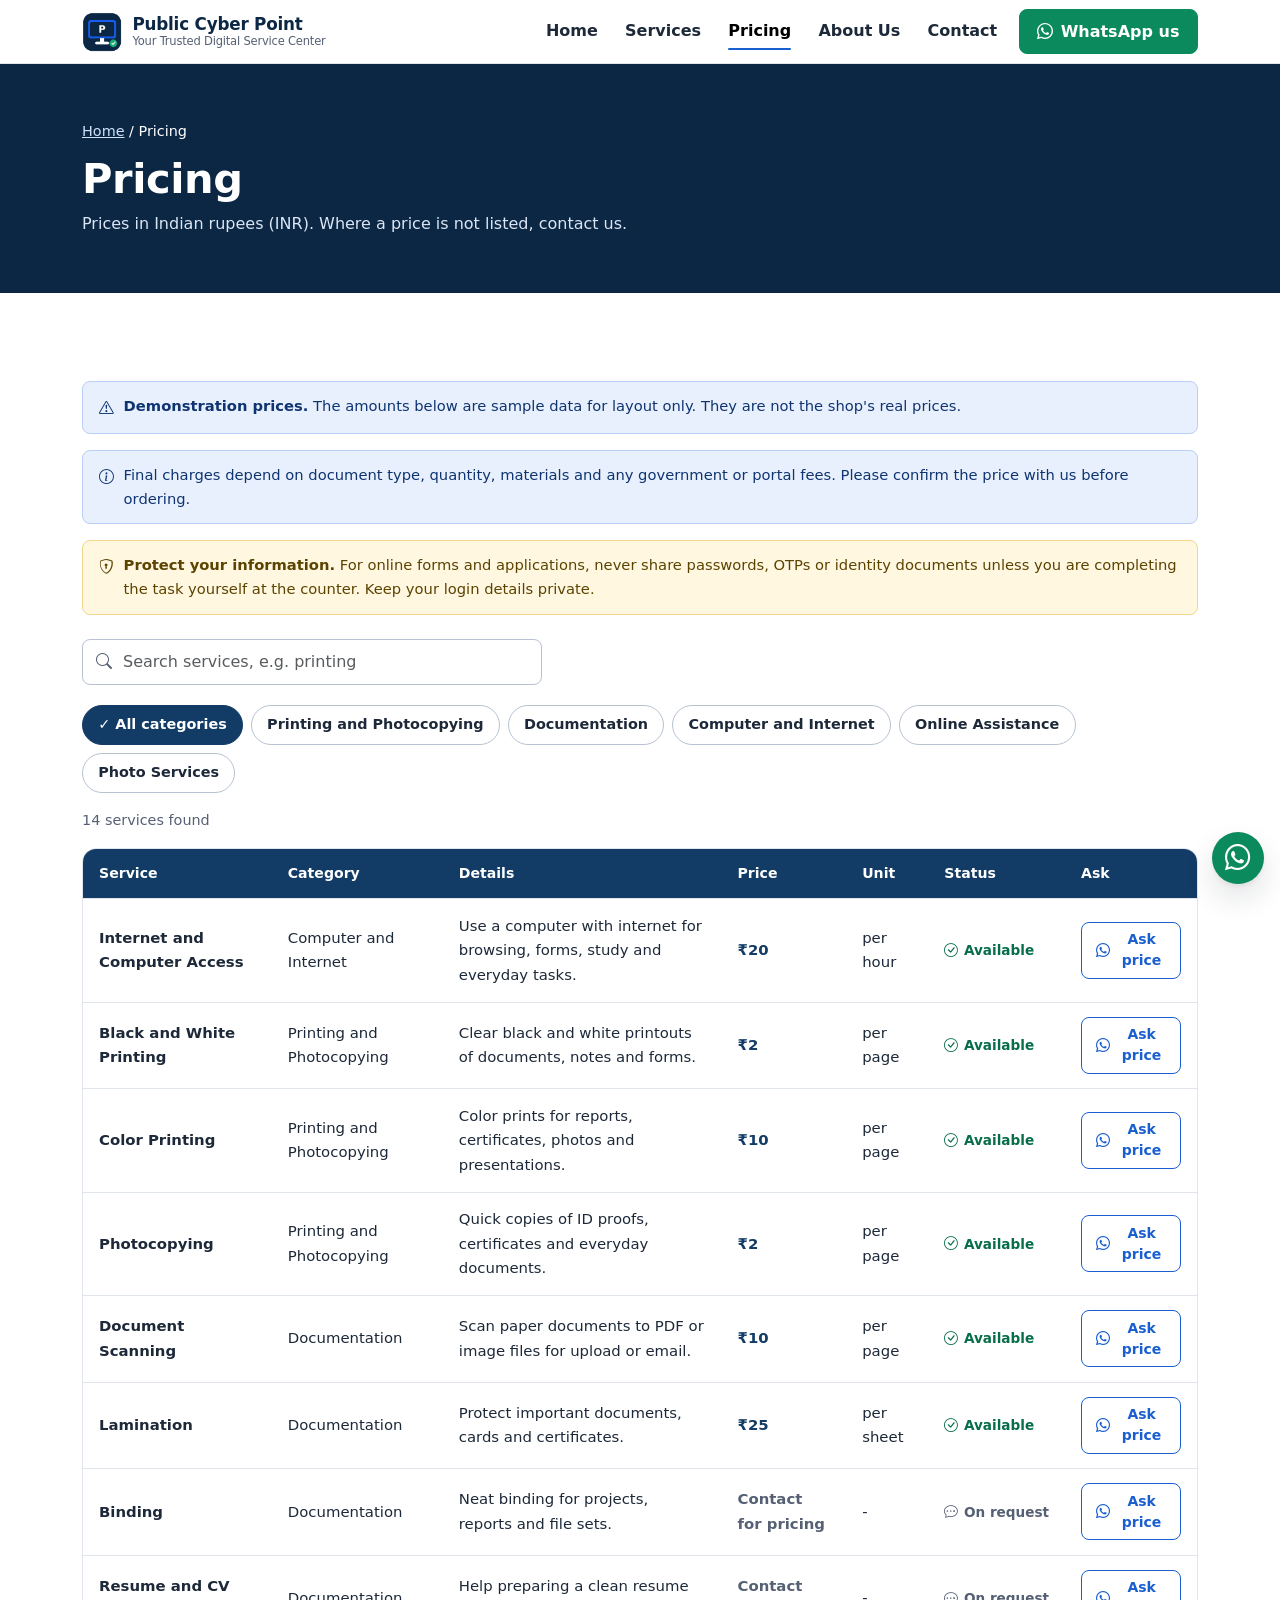
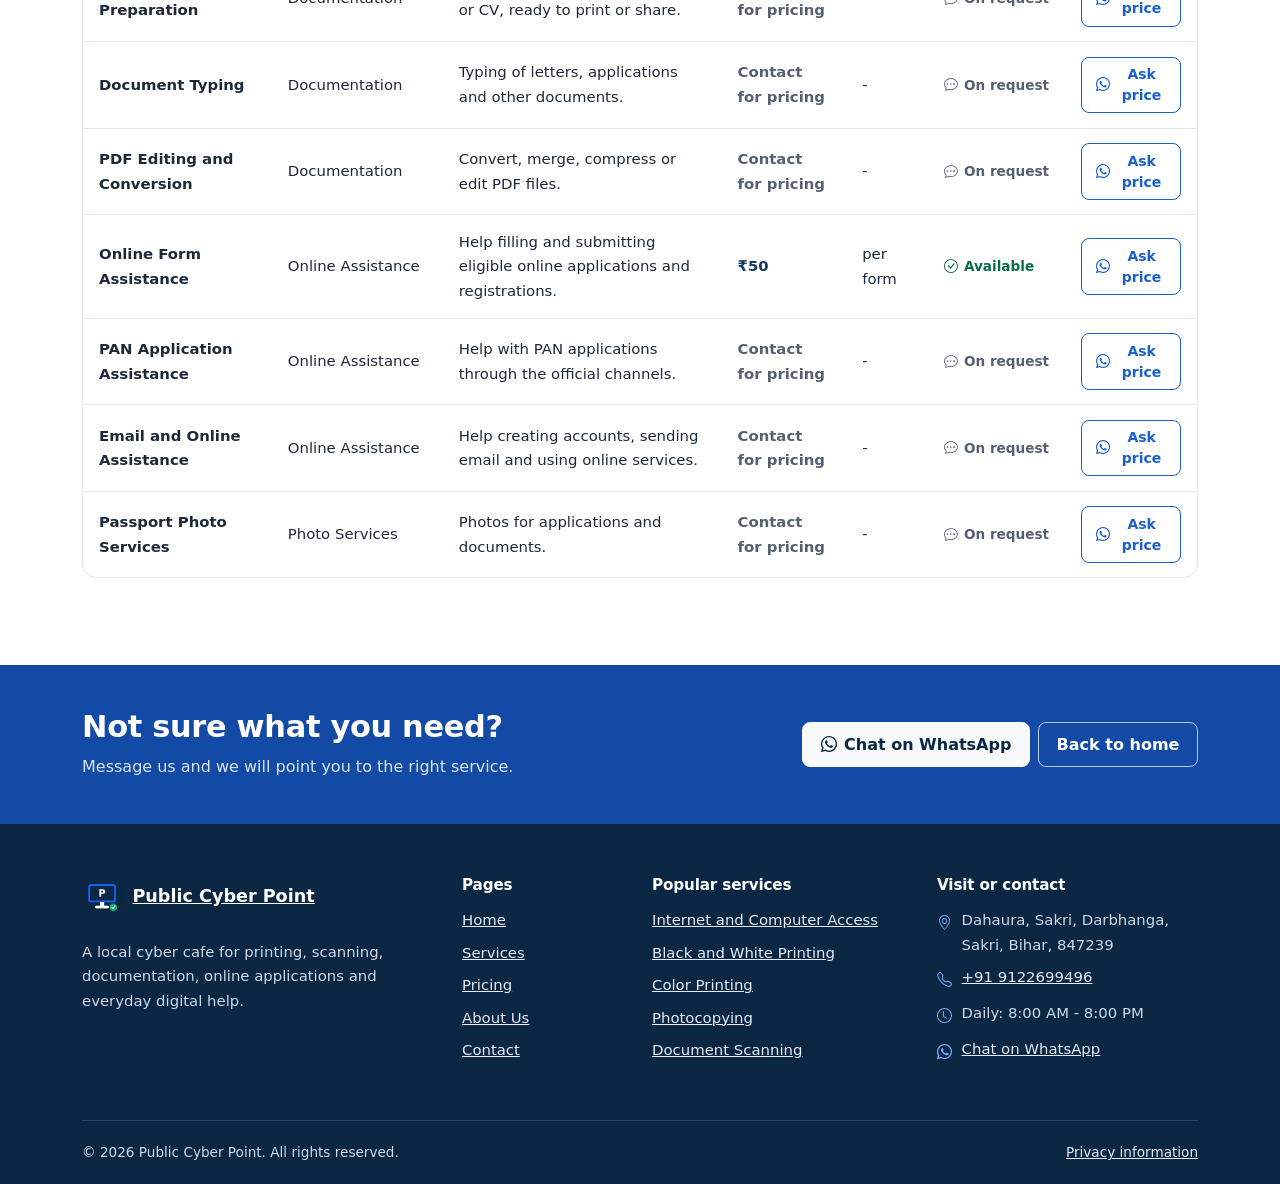
<file: pricing.html>
<!DOCTYPE html>
<html lang="en">
<head>
  <meta charset="UTF-8">
  <meta name="viewport" content="width=device-width, initial-scale=1">
  <meta http-equiv="Content-Security-Policy" content="default-src 'self'; script-src 'self' https://cdn.jsdelivr.net; style-src 'self' https://cdn.jsdelivr.net https://fonts.googleapis.com; font-src 'self' https://cdn.jsdelivr.net https://fonts.gstatic.com; img-src 'self' data:; connect-src 'self' https://formsubmit.co; frame-src https://www.google.com; object-src 'none'; base-uri 'self'; form-action 'self'">
  <meta name="theme-color" content="#0b2744">
  <title>Pricing | Public Cyber Point, Sakri, Darbhanga</title>
  <meta name="description" content="See service prices in INR at Public Cyber Point, or contact the cafe for pricing. Search by service or category.">
  <meta property="og:type" content="website">
  <meta property="og:title" content="Pricing | Public Cyber Point, Sakri, Darbhanga">
  <meta property="og:description" content="See service prices in INR at Public Cyber Point, or contact the cafe for pricing. Search by service or category.">
  <link rel="icon" type="image/png" href="assets/images/favicon.png">
  <link rel="preconnect" href="https://fonts.googleapis.com">
  <link rel="preconnect" href="https://fonts.gstatic.com" crossorigin>
  <link rel="stylesheet" href="https://fonts.googleapis.com/css2?family=Inter:wght@400;500;600&family=Plus+Jakarta+Sans:wght@600;700;800&display=swap">
  <link rel="stylesheet" href="https://cdn.jsdelivr.net/npm/bootstrap@5.3.3/dist/css/bootstrap.min.css" integrity="sha384-QWTKZyjpPEjISv5WaRU9OFeRpok6YctnYmDr5pNlyT2bRjXh0JMhjY6hW+ALEwIH" crossorigin="anonymous">
  <link rel="stylesheet" href="https://cdn.jsdelivr.net/npm/bootstrap-icons@1.11.3/font/bootstrap-icons.min.css" integrity="sha384-XGjxtQfXaH2tnPFa9x+ruJTuLE3Aa6LhHSWRr1XeTyhezb4abCG4ccI5AkVDxqC+" crossorigin="anonymous">
  <link rel="stylesheet" href="css/style.css">
  <link rel="stylesheet" href="css/responsive.css">
  <link rel="stylesheet" href="css/animations.css">
  <script src="https://cdn.jsdelivr.net/npm/bootstrap@5.3.3/dist/js/bootstrap.bundle.min.js" integrity="sha384-YvpcrYf0tY3lHB60NNkmXc5s9fDVZLESaAA55NDzOxhy9GkcIdslK1eN7N6jIeHz" crossorigin="anonymous" defer></script>
  <script src="js/config.js" defer></script>
  <script src="js/main.js" defer></script>
  <script src="js/pricing.js" defer></script>
</head>
<body>
  <a class="skip-link" href="#main">Skip to main content</a>
  <div id="site-header"><noscript><p class="p-3 mb-0">Navigation needs JavaScript. Go to <a href="index.html">Home</a>, <a href="services.html">Services</a>, <a href="pricing.html">Pricing</a>, <a href="about.html">About</a> or <a href="contact.html">Contact</a>.</p></noscript></div>
  <main id="main" tabindex="-1">
    <section class="page-hero">
      <div class="container">
        <nav class="breadcrumb-nav" aria-label="Breadcrumb"><a href="index.html">Home</a> / <span>Pricing</span></nav>
        <h1>Pricing</h1>
        <p>Prices in Indian rupees (INR). Where a price is not listed, contact us.</p>
      </div>
    </section>
    <section class="section">
      <div class="container">
        <div class="notice notice-info mb-3" id="demoNotice"><i class="bi bi-exclamation-triangle" aria-hidden="true"></i><span><strong>Demonstration prices.</strong> The amounts below are sample data for layout only. They are not the shop's real prices.</span></div>
        <div class="notice notice-info mb-3"><i class="bi bi-info-circle" aria-hidden="true"></i><span id="pricingNotice"></span></div>
        <div class="notice mb-4" id="sensitiveNotice"><i class="bi bi-shield-lock" aria-hidden="true"></i><span><strong>Protect your information.</strong> For online forms and applications, never share passwords, OTPs or identity documents unless you are completing the task yourself at the counter. Keep your login details private.</span></div>
        <div class="toolbar"><div class="search-box"><label class="visually-hidden" for="priceSearch">Search services</label><i class="bi bi-search" aria-hidden="true"></i><input class="form-control" id="priceSearch" type="search" placeholder="Search services, e.g. printing" autocomplete="off" maxlength="60"></div></div>
        <div class="chip-row" id="categoryFilters" role="group" aria-label="Filter by category"></div>
        <p class="result-count" id="resultCount" role="status" aria-live="polite"></p>
        <div id="pricingTableWrap"><table class="pricing-table">
          <caption class="visually-hidden">Service prices</caption>
          <thead><tr><th scope="col">Service</th><th scope="col">Category</th><th scope="col">Details</th><th scope="col">Price</th><th scope="col">Unit</th><th scope="col">Status</th><th scope="col">Ask</th></tr></thead>
          <tbody id="pricingBody"></tbody>
        </table></div>
        <div class="empty-state" id="noResults" hidden><i class="bi bi-search" aria-hidden="true"></i><h2 class="h5 mt-2">No matching services</h2><p class="mx-auto text-secondary">Try a different word or clear the filters. You can also message us and we will tell you if we can help.</p><button type="button" class="btn btn-primary" id="resetFilters">Clear search and filters</button></div>
      </div>
    </section>
    <section class="cta-band"><div class="container d-flex flex-wrap justify-content-between align-items-center gap-3">
      <div><h2>Not sure what you need?</h2><p>Message us and we will point you to the right service.</p></div>
      <div class="d-flex flex-wrap gap-2"><a class="btn btn-light" data-whatsapp href="contact.html"><i class="bi bi-whatsapp" aria-hidden="true"></i> Chat on WhatsApp</a><a class="btn btn-ghost-light" href="index.html">Back to home</a></div>
    </div></section>
  </main>

  <div id="site-footer"></div>
</body>
</html>
</file>
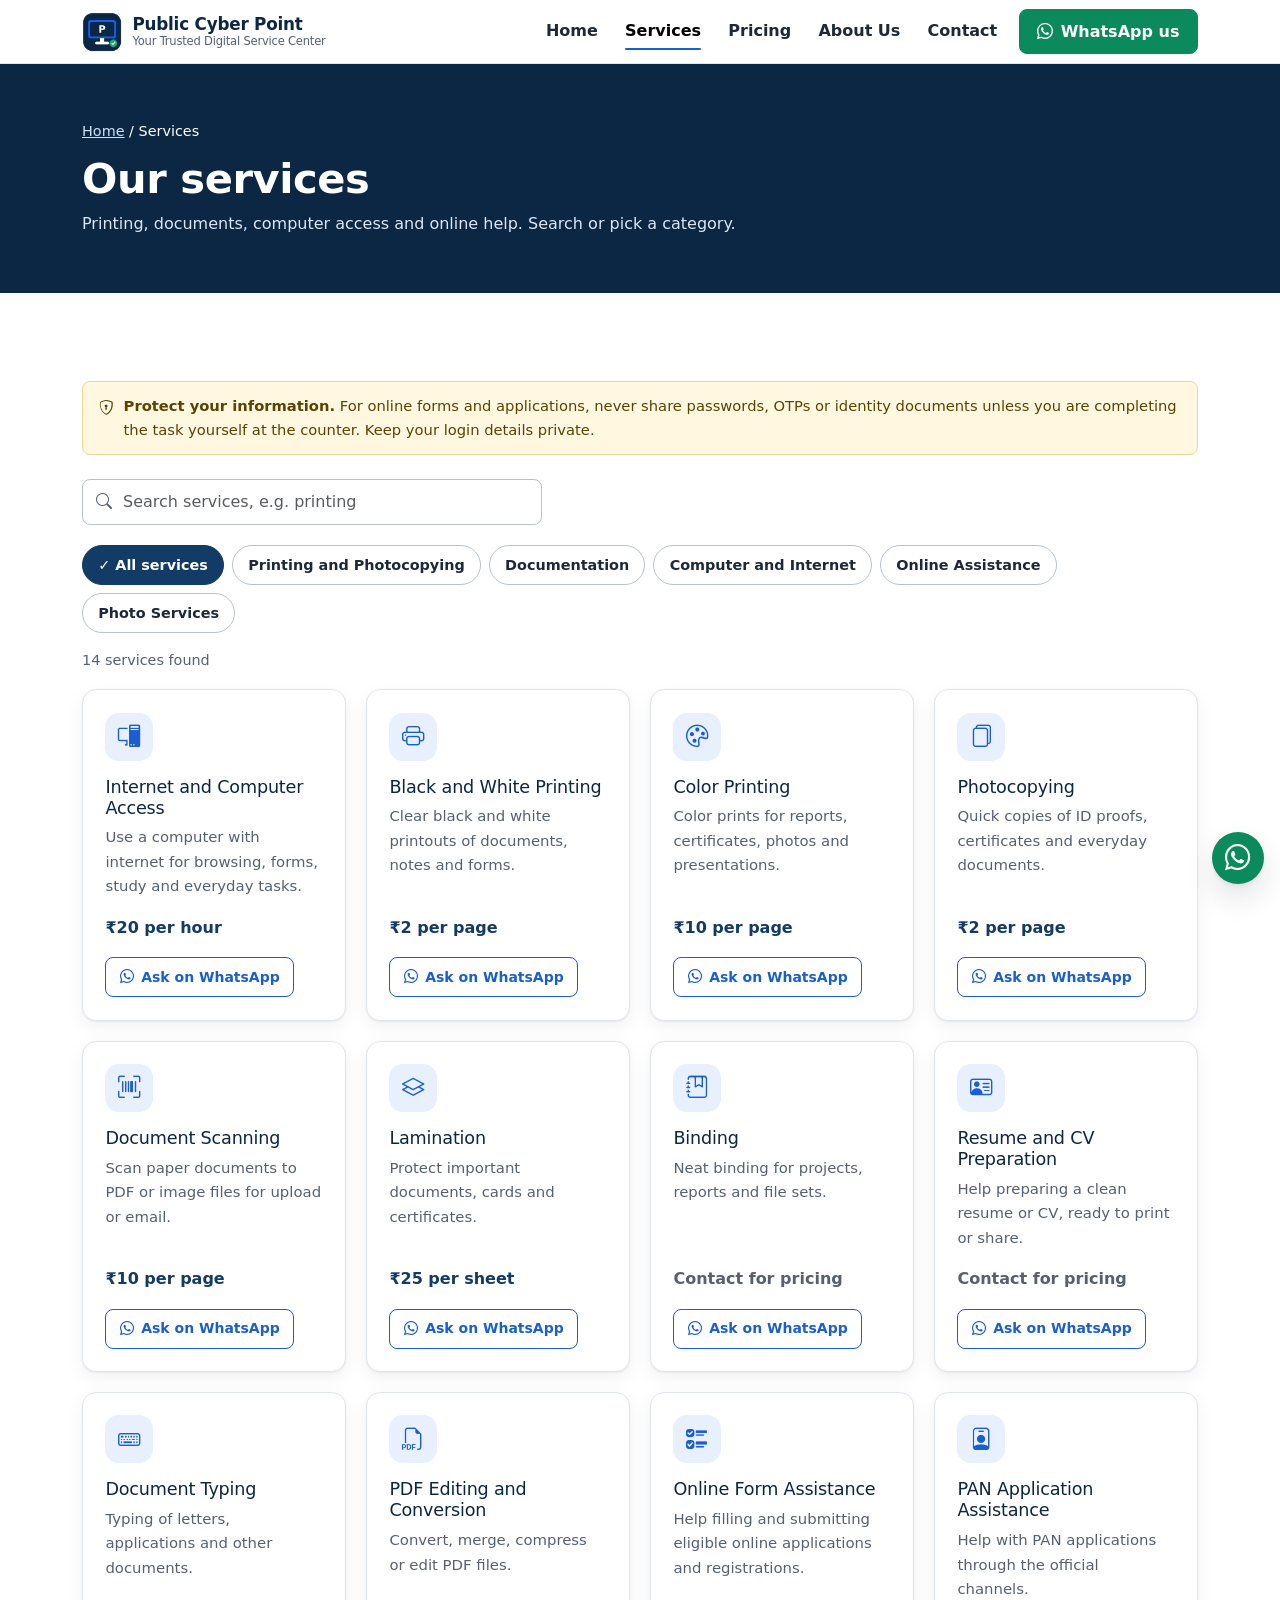
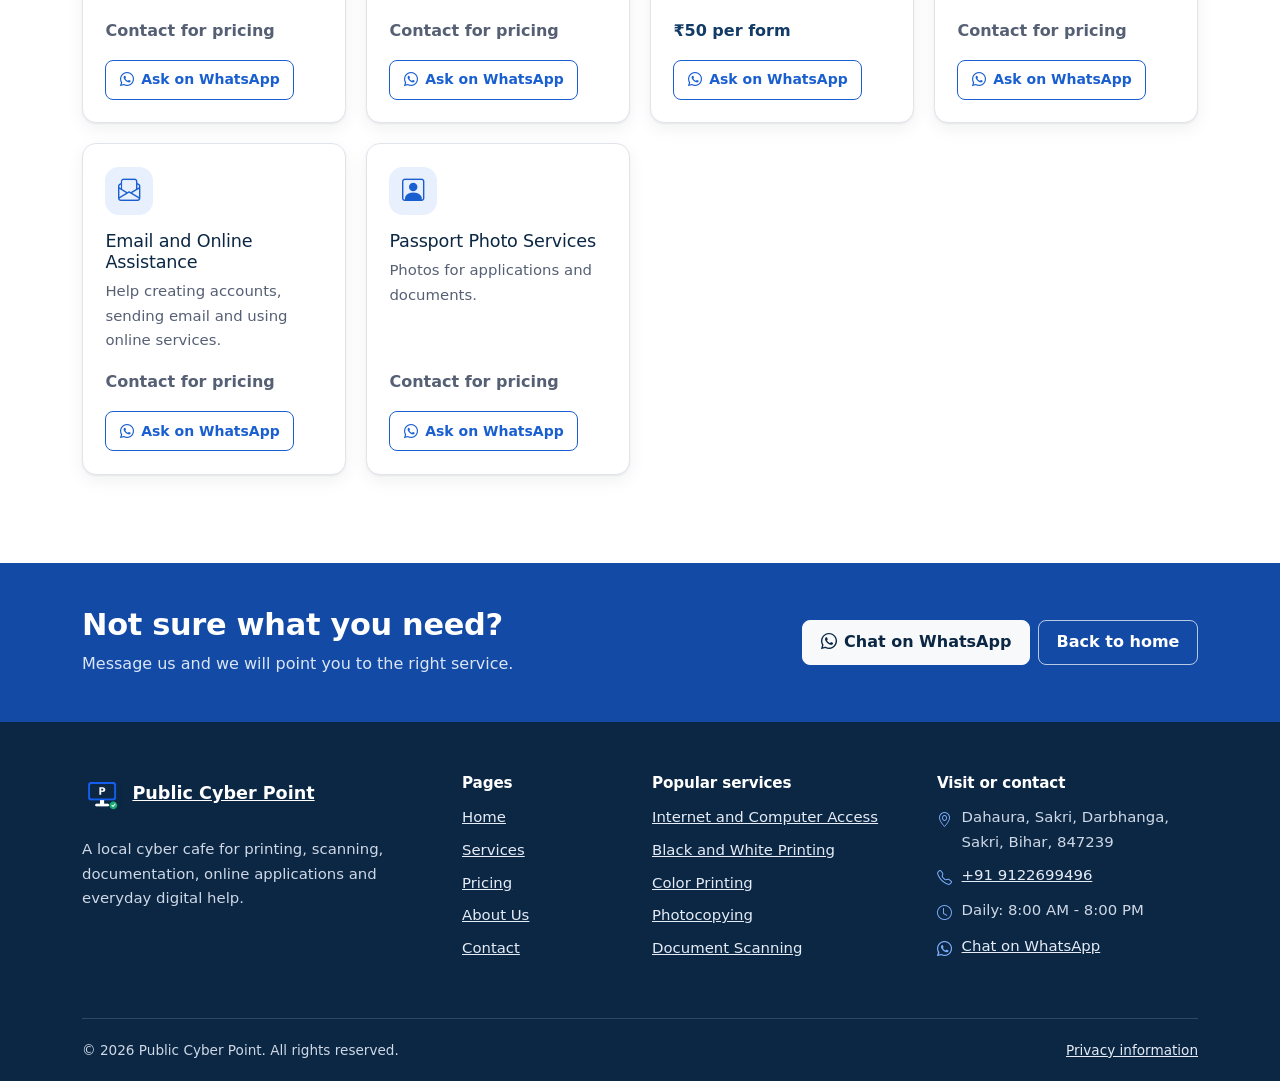
<file: services.html>
<!DOCTYPE html>
<html lang="en">
<head>
  <meta charset="UTF-8">
  <meta name="viewport" content="width=device-width, initial-scale=1">
  <meta http-equiv="Content-Security-Policy" content="default-src 'self'; script-src 'self' https://cdn.jsdelivr.net; style-src 'self' https://cdn.jsdelivr.net https://fonts.googleapis.com; font-src 'self' https://cdn.jsdelivr.net https://fonts.gstatic.com; img-src 'self' data:; connect-src 'self' https://formsubmit.co; frame-src https://www.google.com; object-src 'none'; base-uri 'self'; form-action 'self'">
  <meta name="theme-color" content="#0b2744">
  <title>Services | Public Cyber Point, Sakri, Darbhanga</title>
  <meta name="description" content="Browse printing, photocopying, scanning, documentation and online assistance services at Public Cyber Point in Sakri, Darbhanga.">
  <meta property="og:type" content="website">
  <meta property="og:title" content="Services | Public Cyber Point, Sakri, Darbhanga">
  <meta property="og:description" content="Browse printing, photocopying, scanning, documentation and online assistance services at Public Cyber Point in Sakri, Darbhanga.">
  <link rel="icon" type="image/png" href="assets/images/favicon.png">
  <link rel="preconnect" href="https://fonts.googleapis.com">
  <link rel="preconnect" href="https://fonts.gstatic.com" crossorigin>
  <link rel="stylesheet" href="https://fonts.googleapis.com/css2?family=Inter:wght@400;500;600&family=Plus+Jakarta+Sans:wght@600;700;800&display=swap">
  <link rel="stylesheet" href="https://cdn.jsdelivr.net/npm/bootstrap@5.3.3/dist/css/bootstrap.min.css" integrity="sha384-QWTKZyjpPEjISv5WaRU9OFeRpok6YctnYmDr5pNlyT2bRjXh0JMhjY6hW+ALEwIH" crossorigin="anonymous">
  <link rel="stylesheet" href="https://cdn.jsdelivr.net/npm/bootstrap-icons@1.11.3/font/bootstrap-icons.min.css" integrity="sha384-XGjxtQfXaH2tnPFa9x+ruJTuLE3Aa6LhHSWRr1XeTyhezb4abCG4ccI5AkVDxqC+" crossorigin="anonymous">
  <link rel="stylesheet" href="css/style.css">
  <link rel="stylesheet" href="css/responsive.css">
  <link rel="stylesheet" href="css/animations.css">
  <script src="https://cdn.jsdelivr.net/npm/bootstrap@5.3.3/dist/js/bootstrap.bundle.min.js" integrity="sha384-YvpcrYf0tY3lHB60NNkmXc5s9fDVZLESaAA55NDzOxhy9GkcIdslK1eN7N6jIeHz" crossorigin="anonymous" defer></script>
  <script src="js/config.js" defer></script>
  <script src="js/main.js" defer></script>
  <script src="js/services.js" defer></script>
</head>
<body>
  <a class="skip-link" href="#main">Skip to main content</a>
  <div id="site-header"><noscript><p class="p-3 mb-0">Navigation needs JavaScript. Go to <a href="index.html">Home</a>, <a href="services.html">Services</a>, <a href="pricing.html">Pricing</a>, <a href="about.html">About</a> or <a href="contact.html">Contact</a>.</p></noscript></div>
  <main id="main" tabindex="-1">
    <section class="page-hero">
      <div class="container">
        <nav class="breadcrumb-nav" aria-label="Breadcrumb"><a href="index.html">Home</a> / <span>Services</span></nav>
        <h1>Our services</h1>
        <p>Printing, documents, computer access and online help. Search or pick a category.</p>
      </div>
    </section>
    <section class="section">
      <div class="container">
        <div class="notice mb-4" id="sensitiveNotice"><i class="bi bi-shield-lock" aria-hidden="true"></i><span><strong>Protect your information.</strong> For online forms and applications, never share passwords, OTPs or identity documents unless you are completing the task yourself at the counter. Keep your login details private.</span></div>
        <div class="toolbar"><div class="search-box"><label class="visually-hidden" for="serviceSearch">Search services</label><i class="bi bi-search" aria-hidden="true"></i><input class="form-control" id="serviceSearch" type="search" placeholder="Search services, e.g. printing" autocomplete="off" maxlength="60"></div></div>
        <div class="chip-row" id="categoryFilters" role="group" aria-label="Filter by category"></div>
        <p class="result-count" id="resultCount" role="status" aria-live="polite"></p>
        <div class="service-grid" id="serviceGrid"></div>
        <div class="empty-state" id="noResults" hidden><i class="bi bi-search" aria-hidden="true"></i><h2 class="h5 mt-2">No matching services</h2><p class="mx-auto text-secondary">Try a different word or clear the filters. You can also message us and we will tell you if we can help.</p><button type="button" class="btn btn-primary" id="resetFilters">Clear search and filters</button></div>
      </div>
    </section>
    <section class="cta-band"><div class="container d-flex flex-wrap justify-content-between align-items-center gap-3">
      <div><h2>Not sure what you need?</h2><p>Message us and we will point you to the right service.</p></div>
      <div class="d-flex flex-wrap gap-2"><a class="btn btn-light" data-whatsapp href="contact.html"><i class="bi bi-whatsapp" aria-hidden="true"></i> Chat on WhatsApp</a><a class="btn btn-ghost-light" href="index.html">Back to home</a></div>
    </div></section>
  </main>

  <div id="site-footer"></div>
</body>
</html>
</file>
<file: css/style.css>
/* ==========================================================================
   Public Cyber Point - main styles
   Design tokens first: change colours/radii here and the whole site follows.
   ========================================================================== */
:root {
  --color-primary: #123b65;        /* deep navy */
  --color-primary-dark: #0b2744;
  --color-secondary: #1a5fd0;      /* bright blue (AA contrast on white) */
  --color-secondary-dark: #134aa6;
  --color-accent: #0b8a5e;         /* emerald (AA contrast with white text) */
  --color-accent-dark: #086e4a;
  --color-background: #f5f7fa;
  --color-surface: #ffffff;
  --color-text: #1d2939;
  --color-muted: #566074;
  --color-border: #e0e5ec;
  --color-focus: #f5b301;
  --radius-small: 8px;
  --radius-medium: 14px;
  --radius-large: 22px;
  --shadow-soft: 0 1px 2px rgba(16, 24, 40, .06), 0 6px 18px rgba(16, 24, 40, .06);
  --shadow-lift: 0 2px 4px rgba(16, 24, 40, .06), 0 14px 30px rgba(16, 24, 40, .12);
  --font-body: "Inter", system-ui, -apple-system, "Segoe UI", Roboto, Arial, sans-serif;
  --font-heading: "Plus Jakarta Sans", "Inter", system-ui, -apple-system, "Segoe UI", Arial, sans-serif;
  --section-space: clamp(3rem, 7vw, 5.5rem);
  --bs-body-font-family: var(--font-body);
  --bs-body-color: var(--color-text);
  --bs-link-color: var(--color-secondary);
  --bs-link-hover-color: var(--color-secondary-dark);
}

html { scroll-behavior: smooth; scroll-padding-top: 90px; }
body { font-family: var(--font-body); color: var(--color-text); background: var(--color-surface); line-height: 1.65; overflow-x: hidden; }
img { max-width: 100%; height: auto; }
h1, h2, h3, h4, h5, .navbar-brand { font-family: var(--font-heading); letter-spacing: -.01em; color: var(--color-primary-dark); }
h1 { font-weight: 800; line-height: 1.12; }
h2 { font-weight: 700; line-height: 1.2; }
p { max-width: 68ch; }

/* Focus: always visible */
:focus-visible { outline: 3px solid var(--color-focus); outline-offset: 2px; border-radius: 4px; }
.skip-link { position: absolute; left: .75rem; top: -4rem; z-index: 2000; background: var(--color-primary-dark); color: #fff; padding: .6rem 1rem; border-radius: var(--radius-small); transition: top .15s; }
.skip-link:focus { top: .75rem; color: #fff; }
main:focus { outline: none; }

/* Buttons */
.btn { border-radius: var(--radius-small); font-weight: 600; padding: .6rem 1.1rem; min-height: 44px; display: inline-flex; align-items: center; justify-content: center; gap: .45rem; transition: transform .15s ease, box-shadow .15s ease, background-color .15s ease; }
.btn-sm { min-height: 40px; padding: .4rem .85rem; }
.btn:hover { transform: translateY(-1px); }
.btn-primary { --bs-btn-bg: var(--color-secondary); --bs-btn-border-color: var(--color-secondary); --bs-btn-hover-bg: var(--color-secondary-dark); --bs-btn-hover-border-color: var(--color-secondary-dark); --bs-btn-active-bg: var(--color-secondary-dark); --bs-btn-disabled-bg: var(--color-secondary); }
.btn-outline-primary { --bs-btn-color: var(--color-secondary); --bs-btn-border-color: var(--color-secondary); --bs-btn-hover-bg: var(--color-secondary); --bs-btn-hover-border-color: var(--color-secondary); --bs-btn-active-bg: var(--color-secondary-dark); }
.btn-whatsapp { background: var(--color-accent); border: 1px solid var(--color-accent); color: #fff; }
.btn-whatsapp:hover, .btn-whatsapp:focus { background: var(--color-accent-dark); border-color: var(--color-accent-dark); color: #fff; }
.btn-ghost-light { background: transparent; color: #fff; border: 1.5px solid rgba(255, 255, 255, .7); }
.btn-ghost-light:hover { background: #fff; color: var(--color-primary-dark); }

/* Announcement + header */
.announcement-bar { background: var(--color-primary-dark); color: #fff; font-size: .9rem; padding: .5rem 0; text-align: center; }
.announcement-bar a { color: #fff; font-weight: 600; text-decoration: underline; }
.site-header { position: sticky; top: 0; z-index: 1030; background: rgba(255, 255, 255, .97); border-bottom: 1px solid var(--color-border); backdrop-filter: blur(6px); }
.navbar { padding-block: .5rem; }
.navbar-brand { display: flex; align-items: center; gap: .65rem; padding: 0; margin-right: 1rem; min-width: 0; }
.navbar-brand img { border-radius: 10px; flex: none; }
.brand-text { display: flex; flex-direction: column; line-height: 1.15; min-width: 0; }
.brand-name { font-weight: 800; font-size: 1.05rem; color: var(--color-primary-dark); }
.brand-text small { font-family: var(--font-body); font-weight: 500; font-size: .72rem; color: var(--color-muted); white-space: normal; }
.navbar-toggler { border: 1px solid var(--color-border); min-width: 44px; min-height: 44px; font-size: 1.6rem; line-height: 1; padding: 0 .5rem; }
.navbar-toggler:focus { box-shadow: none; }
.nav-link { color: var(--color-text); font-weight: 600; padding: .65rem .85rem !important; border-radius: var(--radius-small); position: relative; }
.nav-link:hover { color: var(--color-secondary); }
.nav-link.active { color: var(--color-secondary); }
.nav-link.active::after { content: ""; position: absolute; left: .85rem; right: .85rem; bottom: .3rem; height: 2px; background: var(--color-secondary); border-radius: 2px; }
.nav-cta { margin-left: .5rem; }

/* Hero */
.hero { background: var(--color-primary-dark); color: #fff; position: relative; overflow: hidden; }
.hero::before { content: ""; position: absolute; inset: 0; background: radial-gradient(60% 80% at 85% 20%, rgba(26, 95, 208, .45), transparent 70%); pointer-events: none; }
.hero .container { position: relative; }
.hero-inner { padding-block: clamp(2.5rem, 7vw, 5rem); }
.hero h1 { color: #fff; font-size: clamp(2rem, 5vw, 3.4rem); margin-bottom: 1rem; }
.hero-lead { font-size: clamp(1.02rem, 2vw, 1.2rem); color: #dbe6f5; margin-bottom: 1.75rem; }
.hero-actions { display: flex; flex-wrap: wrap; gap: .75rem; }
.hero-figure { position: relative; margin: 0; }
.hero-figure img { width: 100%; border-radius: var(--radius-large); box-shadow: 0 24px 60px rgba(0, 0, 0, .35); aspect-ratio: 4 / 3; object-fit: cover; }
.sample-badge { position: absolute; top: .75rem; left: .75rem; background: #fff; color: var(--color-primary-dark); font-size: .75rem; font-weight: 700; padding: .25rem .6rem; border-radius: 999px; }
.hero-meta { display: flex; flex-wrap: wrap; gap: .5rem 1.25rem; margin: 1.5rem 0 0; padding: 0; list-style: none; color: #dbe6f5; font-size: .95rem; }
.hero-meta li { display: flex; align-items: center; gap: .45rem; }
.hero-meta .bi { color: #6ee7b7; }

/* Sections */
.section { padding-block: var(--section-space); }
.section-alt { background: var(--color-background); }
.section-head { max-width: 640px; margin-bottom: 2.25rem; }
.section-head.center { margin-inline: auto; text-align: center; }
.section-head.center p { margin-inline: auto; }
.section-head h2 { font-size: clamp(1.6rem, 3.5vw, 2.25rem); margin-bottom: .6rem; }
.section-head p { color: var(--color-muted); margin-bottom: 0; }
.page-hero { background: var(--color-primary-dark); color: #fff; padding-block: clamp(2.25rem, 5vw, 3.5rem); }
.page-hero h1 { color: #fff; font-size: clamp(1.8rem, 4vw, 2.6rem); margin-bottom: .5rem; }
.page-hero p { color: #dbe6f5; margin-bottom: 0; }
.breadcrumb-nav { font-size: .9rem; margin-bottom: .75rem; }
.breadcrumb-nav a { color: #cfe0f7; }

/* Benefits */
.benefit { display: flex; gap: .9rem; align-items: flex-start; height: 100%; }
.benefit-icon { flex: none; width: 46px; height: 46px; display: grid; place-items: center; font-size: 1.3rem; color: var(--color-secondary); background: #e8f0fd; border-radius: var(--radius-medium); }
.benefit h3 { font-size: 1.02rem; margin: 0 0 .15rem; }
.benefit p { margin: 0; color: var(--color-muted); font-size: .93rem; }

/* Service cards */
.service-grid { display: grid; grid-template-columns: repeat(auto-fill, minmax(260px, 1fr)); gap: 1.25rem; }
.service-card { display: flex; flex-direction: column; background: var(--color-surface); border: 1px solid var(--color-border); border-radius: var(--radius-medium); padding: 1.4rem; box-shadow: var(--shadow-soft); transition: transform .2s ease, box-shadow .2s ease; }
.service-card:hover { transform: translateY(-3px); box-shadow: var(--shadow-lift); }
.service-icon { display: grid; place-items: center; width: 48px; height: 48px; border-radius: var(--radius-medium); background: #e8f0fd; color: var(--color-secondary); font-size: 1.4rem; margin-bottom: 1rem; }
.service-title { font-size: 1.1rem; margin-bottom: .4rem; }
.service-desc { color: var(--color-muted); font-size: .93rem; flex: 1 1 auto; }
.service-price { font-weight: 700; color: var(--color-primary); margin-bottom: 1rem; }
.service-price.is-quote { font-weight: 600; color: var(--color-muted); }
.service-cta { align-self: flex-start; }

/* How it works */
.steps { list-style: none; counter-reset: step; padding: 0; margin: 0; display: grid; gap: 1rem; grid-template-columns: repeat(auto-fit, minmax(210px, 1fr)); }
.steps li { counter-increment: step; position: relative; background: var(--color-surface); border: 1px solid var(--color-border); border-radius: var(--radius-medium); padding: 1.25rem 1.25rem 1.25rem 4rem; }
.steps li::before { content: counter(step); position: absolute; left: 1.1rem; top: 1.15rem; width: 2rem; height: 2rem; border-radius: 50%; display: grid; place-items: center; background: var(--color-primary); color: #fff; font-weight: 700; font-family: var(--font-heading); }
.steps h3 { font-size: 1rem; margin-bottom: .2rem; }
.steps p { margin: 0; font-size: .92rem; color: var(--color-muted); }

/* Rate card (pricing preview): styled like a printed price slip */
.rate-card { background: var(--color-surface); border: 1.5px dashed #aab6c8; border-radius: var(--radius-medium); padding: 1.25rem 1.5rem; box-shadow: var(--shadow-soft); }
.rate-card h3 { font-size: 1.05rem; margin-bottom: .75rem; }
.rate-list { list-style: none; padding: 0; margin: 0; }
.rate-row { display: flex; align-items: baseline; gap: .6rem; padding: .55rem 0; }
.rate-row::before { content: ""; order: 1; flex: 1 1 1rem; border-bottom: 1.5px dotted #b8c2d2; min-width: .75rem; transform: translateY(-.2rem); }
.rate-name { order: 0; font-weight: 500; }
.rate-price { order: 2; font-weight: 700; color: var(--color-primary); text-align: right; }
.rate-price.is-quote { font-weight: 600; color: var(--color-muted); }
.notice { display: flex; gap: .6rem; align-items: flex-start; background: #fff7e0; border: 1px solid #f0d78c; color: #5b4300; border-radius: var(--radius-small); padding: .75rem 1rem; font-size: .92rem; }
.notice .bi { margin-top: .15rem; }
.notice.notice-info { background: #e8f0fd; border-color: #b9cff6; color: #0f3470; }

/* Gallery */
.gallery-grid { display: grid; gap: 1rem; grid-template-columns: repeat(auto-fill, minmax(230px, 1fr)); }
.gallery-item { position: relative; padding: 0; border: 0; background: none; border-radius: var(--radius-medium); overflow: hidden; cursor: zoom-in; box-shadow: var(--shadow-soft); text-align: left; }
.gallery-img { display: block; width: 100%; aspect-ratio: 4 / 3; object-fit: cover; transition: transform .35s ease; }
.gallery-item:hover .gallery-img { transform: scale(1.04); }
.gallery-caption { position: absolute; left: 0; right: 0; bottom: 0; padding: .6rem .85rem; color: #fff; font-size: .88rem; font-weight: 600; background: linear-gradient(transparent, rgba(11, 39, 68, .85)); }

/* Testimonials */
.testimonial { background: var(--color-surface); border: 1px solid var(--color-border); border-radius: var(--radius-medium); padding: 1.4rem; margin: 0; height: 100%; }
.testimonial blockquote { margin: 0 0 .75rem; }
.testimonial figcaption { color: var(--color-muted); font-size: .9rem; font-weight: 600; }

/* Location / contact */
.info-list { list-style: none; margin: 0; padding: 0; display: grid; gap: 1rem; }
.info-list li { display: flex; gap: .85rem; align-items: flex-start; }
.info-list .bi { flex: none; width: 40px; height: 40px; display: grid; place-items: center; background: #e8f0fd; color: var(--color-secondary); border-radius: 50%; font-size: 1.05rem; }
.info-list strong { display: block; font-size: .85rem; color: var(--color-muted); font-weight: 600; }
.info-list a { font-weight: 600; }
.map-frame { width: 100%; height: 100%; min-height: 320px; border: 0; border-radius: var(--radius-medium); }
.map-placeholder { min-height: 280px; height: 100%; display: flex; flex-direction: column; gap: .5rem; align-items: center; justify-content: center; text-align: center; padding: 1.5rem; background: var(--color-background); border: 1.5px dashed #aab6c8; border-radius: var(--radius-medium); color: var(--color-muted); }
.map-placeholder p { max-width: 36ch; }
.card-panel { background: var(--color-surface); border: 1px solid var(--color-border); border-radius: var(--radius-large); padding: clamp(1.25rem, 3vw, 2rem); box-shadow: var(--shadow-soft); }

/* Accordion */
.accordion { --bs-accordion-border-color: var(--color-border); --bs-accordion-border-radius: var(--radius-medium); --bs-accordion-inner-border-radius: var(--radius-medium); --bs-accordion-active-bg: #e8f0fd; --bs-accordion-active-color: var(--color-primary-dark); --bs-accordion-btn-focus-box-shadow: 0 0 0 3px var(--color-focus); }
.accordion-button { font-weight: 600; min-height: 56px; }
.accordion-item { margin-bottom: .6rem; border-radius: var(--radius-medium) !important; overflow: hidden; }

/* Forms */
.form-label { font-weight: 600; }
.form-label .req, .form-label .opt { font-weight: 400; color: var(--color-muted); font-size: .85rem; }
.form-control, .form-select { min-height: 46px; border-radius: var(--radius-small); border-color: #b8c2d2; }
.form-control:focus, .form-select:focus { border-color: var(--color-secondary); box-shadow: 0 0 0 3px rgba(245, 179, 1, .45); }
.form-control[aria-invalid="true"], .form-select[aria-invalid="true"] { border-color: #b42318; border-width: 2px; }
.field-error { color: #b42318; font-size: .88rem; font-weight: 600; margin-top: .3rem; }
.field-error:empty { display: none; }
.field-error:not(:empty)::before { content: "Error: "; }
.form-help { color: var(--color-muted); font-size: .88rem; }
.hp-field { position: absolute; left: -9999px; width: 1px; height: 1px; overflow: hidden; }
.email-option { margin-top: 1.25rem; }
.form-status { margin-top: 1rem; }

/* Filters + results */
.toolbar { display: flex; flex-wrap: wrap; gap: 1rem; align-items: center; margin-bottom: 1.25rem; }
.search-box { position: relative; flex: 1 1 280px; max-width: 460px; }
.search-box .bi { position: absolute; left: .9rem; top: 50%; transform: translateY(-50%); color: var(--color-muted); pointer-events: none; }
.search-box input { padding-left: 2.5rem; }
.chip-row { display: flex; flex-wrap: wrap; gap: .5rem; margin-bottom: 1rem; }
.filter-chip { border: 1px solid #b8c2d2; background: #fff; color: var(--color-text); border-radius: 999px; padding: .4rem .95rem; min-height: 40px; font-weight: 600; font-size: .9rem; transition: background-color .15s, color .15s; }
.filter-chip:hover { border-color: var(--color-secondary); color: var(--color-secondary); }
.filter-chip[aria-pressed="true"] { background: var(--color-primary); border-color: var(--color-primary); color: #fff; }
.filter-chip[aria-pressed="true"]::before { content: "\2713\00a0"; }
.result-count { color: var(--color-muted); font-size: .9rem; margin-bottom: 1rem; }
.empty-state { text-align: center; padding: 3rem 1rem; background: var(--color-background); border: 1.5px dashed #b8c2d2; border-radius: var(--radius-medium); }
.empty-state .bi { font-size: 2.2rem; color: var(--color-muted); }

/* Pricing table */
.pricing-table { width: 100%; border-collapse: separate; border-spacing: 0; background: var(--color-surface); border: 1px solid var(--color-border); border-radius: var(--radius-medium); overflow: hidden; }
.pricing-table th { background: var(--color-primary); color: #fff; font-weight: 600; font-size: .88rem; text-align: left; padding: .8rem 1rem; }
.pricing-table td { padding: .9rem 1rem; border-top: 1px solid var(--color-border); vertical-align: middle; font-size: .93rem; }
.pricing-table tbody tr:hover { background: #f7faff; }
.price-value { font-weight: 700; color: var(--color-primary); white-space: nowrap; }
.price-value.is-quote { font-weight: 600; color: var(--color-muted); white-space: normal; }
.status-tag { display: inline-flex; align-items: center; gap: .35rem; font-size: .85rem; font-weight: 600; color: var(--color-muted); white-space: nowrap; }
.status-tag.is-ok { color: var(--color-accent-dark); }

/* CTA band */
.cta-band { background: var(--color-secondary-dark); color: #fff; padding-block: 2.75rem; }
.cta-band h2 { color: #fff; font-size: clamp(1.4rem, 3vw, 1.9rem); }
.cta-band p { color: #dbe6f5; margin: 0; }
.cta-band .btn-light { color: var(--color-primary-dark); }

/* Footer */
.site-footer { background: var(--color-primary-dark); color: #cfd8e6; padding-top: 3.25rem; font-size: .93rem; }
.site-footer a { color: #e5ecf6; }
.site-footer a:hover { color: #fff; }
.footer-brand { display: inline-flex; align-items: center; gap: .65rem; font-family: var(--font-heading); font-weight: 800; font-size: 1.1rem; color: #fff !important; }
.footer-brand img { border-radius: 10px; }
.footer-title { font-size: .95rem; color: #fff; margin-bottom: .85rem; font-weight: 700; }
.footer-list li { margin-bottom: .5rem; }
.footer-contact li { display: flex; gap: .6rem; align-items: flex-start; }
.footer-contact .bi { margin-top: .2rem; color: #7fb0ff; }
.social-links { margin: 1rem 0 0; padding: 0; }
.social-links a { display: inline-grid; place-items: center; width: 40px; height: 40px; border-radius: 50%; background: rgba(255, 255, 255, .1); }
.footer-bottom { display: flex; flex-wrap: wrap; justify-content: space-between; gap: .5rem 1.5rem; margin-top: 2.5rem; padding-block: 1.25rem; border-top: 1px solid rgba(255, 255, 255, .15); font-size: .85rem; }

/* Floating buttons */
.fab-whatsapp, .back-to-top { position: fixed; right: 1rem; z-index: 1020; width: 52px; height: 52px; border-radius: 50%; display: grid; place-items: center; border: 0; box-shadow: var(--shadow-lift); }
.fab-whatsapp { bottom: 1rem; background: var(--color-accent); color: #fff; font-size: 1.6rem; }
.fab-whatsapp:hover { background: var(--color-accent-dark); color: #fff; }
.back-to-top { bottom: 4.75rem; background: var(--color-primary); color: #fff; font-size: 1.25rem; }
.back-to-top:hover { background: var(--color-primary-dark); }
.back-to-top[hidden] { display: none; }

/* Modal */
.modal-content { border-radius: var(--radius-medium); overflow: hidden; }
.modal-body img { width: 100%; height: auto; border-radius: var(--radius-small); }

/* About */
.value-card { height: 100%; background: var(--color-surface); border: 1px solid var(--color-border); border-radius: var(--radius-medium); padding: 1.25rem; }
.value-card h3 { font-size: 1.05rem; }
.check-list { list-style: none; padding: 0; margin: 0; display: grid; gap: .6rem; }
.check-list li { display: flex; gap: .6rem; }
.check-list .bi { color: var(--color-accent); margin-top: .2rem; }

/* 404 */
.error-code { font-family: var(--font-heading); font-weight: 800; font-size: clamp(4rem, 14vw, 8rem); color: var(--color-secondary); line-height: 1; }

.container.container-narrow { max-width: 820px; }
</file>
<file: css/responsive.css>
/* responsive.css - mobile-first adjustments. Base styles in style.css are already single-column friendly. */

/* Very small phones (320px) */
@media (max-width: 359px) {
  .brand-text small { display: none; }
  .hero-actions .btn { width: 100%; }
  .container { --bs-gutter-x: 1.5rem; }
}

/* Phones */
@media (max-width: 575.98px) {
  .hero-actions .btn { width: 100%; }
  .filter-chip { flex: 1 1 auto; text-align: center; }
  .rate-card { padding: 1rem; }
  .fab-whatsapp, .back-to-top { right: .75rem; }
  .footer-bottom { flex-direction: column; }
}

/* Collapsed mobile menu */
@media (max-width: 991.98px) {
  .navbar-collapse { padding: .75rem 0 1rem; }
  .navbar-nav { gap: .15rem; }
  .nav-link { padding: .8rem .5rem !important; }
  .nav-link.active::after { left: .5rem; right: auto; width: 2.25rem; bottom: .45rem; }
  .nav-cta { margin: .75rem 0 0; width: 100%; }
}

/* Pricing table turns into stacked cards on narrow screens */
@media (max-width: 767.98px) {
  .pricing-table, .pricing-table tbody, .pricing-table tr, .pricing-table td { display: block; width: 100%; }
  .pricing-table thead { position: absolute; width: 1px; height: 1px; overflow: hidden; clip: rect(0 0 0 0); }
  .pricing-table { border: 0; background: transparent; }
  .pricing-table tr { background: var(--color-surface); border: 1px solid var(--color-border); border-radius: var(--radius-medium); margin-bottom: 1rem; padding: .5rem 0; }
  .pricing-table td { display: flex; justify-content: space-between; gap: 1rem; border: 0; padding: .45rem 1rem; text-align: right; }
  .pricing-table td::before { content: attr(data-label); font-weight: 600; color: var(--color-muted); text-align: left; flex: none; }
  .pricing-table td[data-label="Service"] { font-size: 1rem; }
  .price-value { white-space: normal; }
}

/* Tablets and up */
@media (min-width: 768px) {
  .hero-figure { max-width: 520px; margin-left: auto; }
}

/* Large screens */
@media (min-width: 1400px) {
  .hero-inner { padding-block: 5.5rem; }
}
@media (min-width: 1800px) {
  html { font-size: 17px; }
}
</file>
<file: css/animations.css>
/* animations.css - subtle motion only. Content is visible by default; the
   hidden start state applies only after main.js adds the "anim" class. */

.anim .reveal:not(.is-visible) { opacity: 0; transform: translateY(14px); }
.anim .reveal { transition: opacity .5s ease, transform .5s ease; }
.anim .service-card.reveal.is-visible:hover { transform: translateY(-3px); transition: transform .2s ease, box-shadow .2s ease; }

/* One orchestrated moment: the hero text and image settle in on page load */
@keyframes settle { from { opacity: 0; transform: translateY(12px); } to { opacity: 1; transform: none; } }
.hero-copy { animation: settle .6s ease both; }
.hero-figure { animation: settle .7s .12s ease both; }

/* Smooth collapse for the mobile menu and FAQ come from Bootstrap's collapse transition */

@media (prefers-reduced-motion: reduce) {
  html { scroll-behavior: auto; }
  *, *::before, *::after { animation: none !important; transition: none !important; }
  .anim .reveal:not(.is-visible) { opacity: 1; transform: none; }
}
</file>
